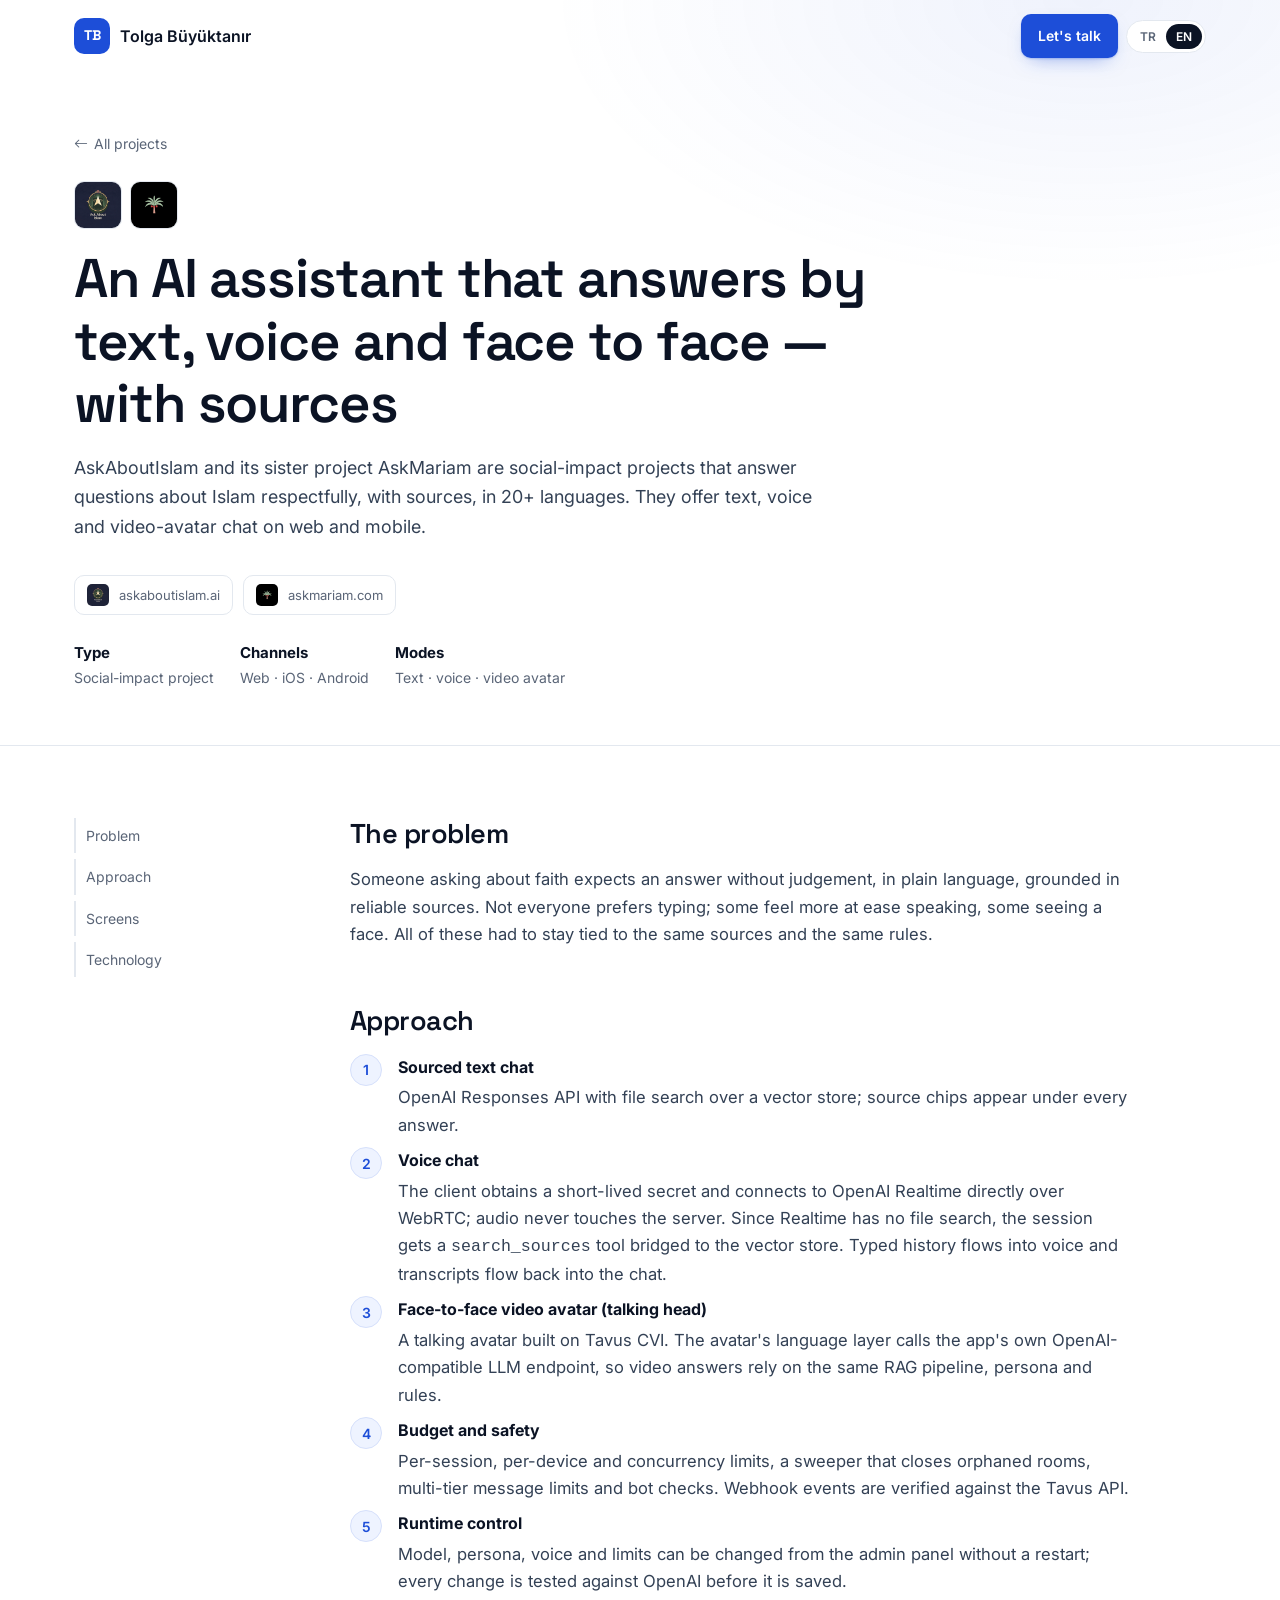
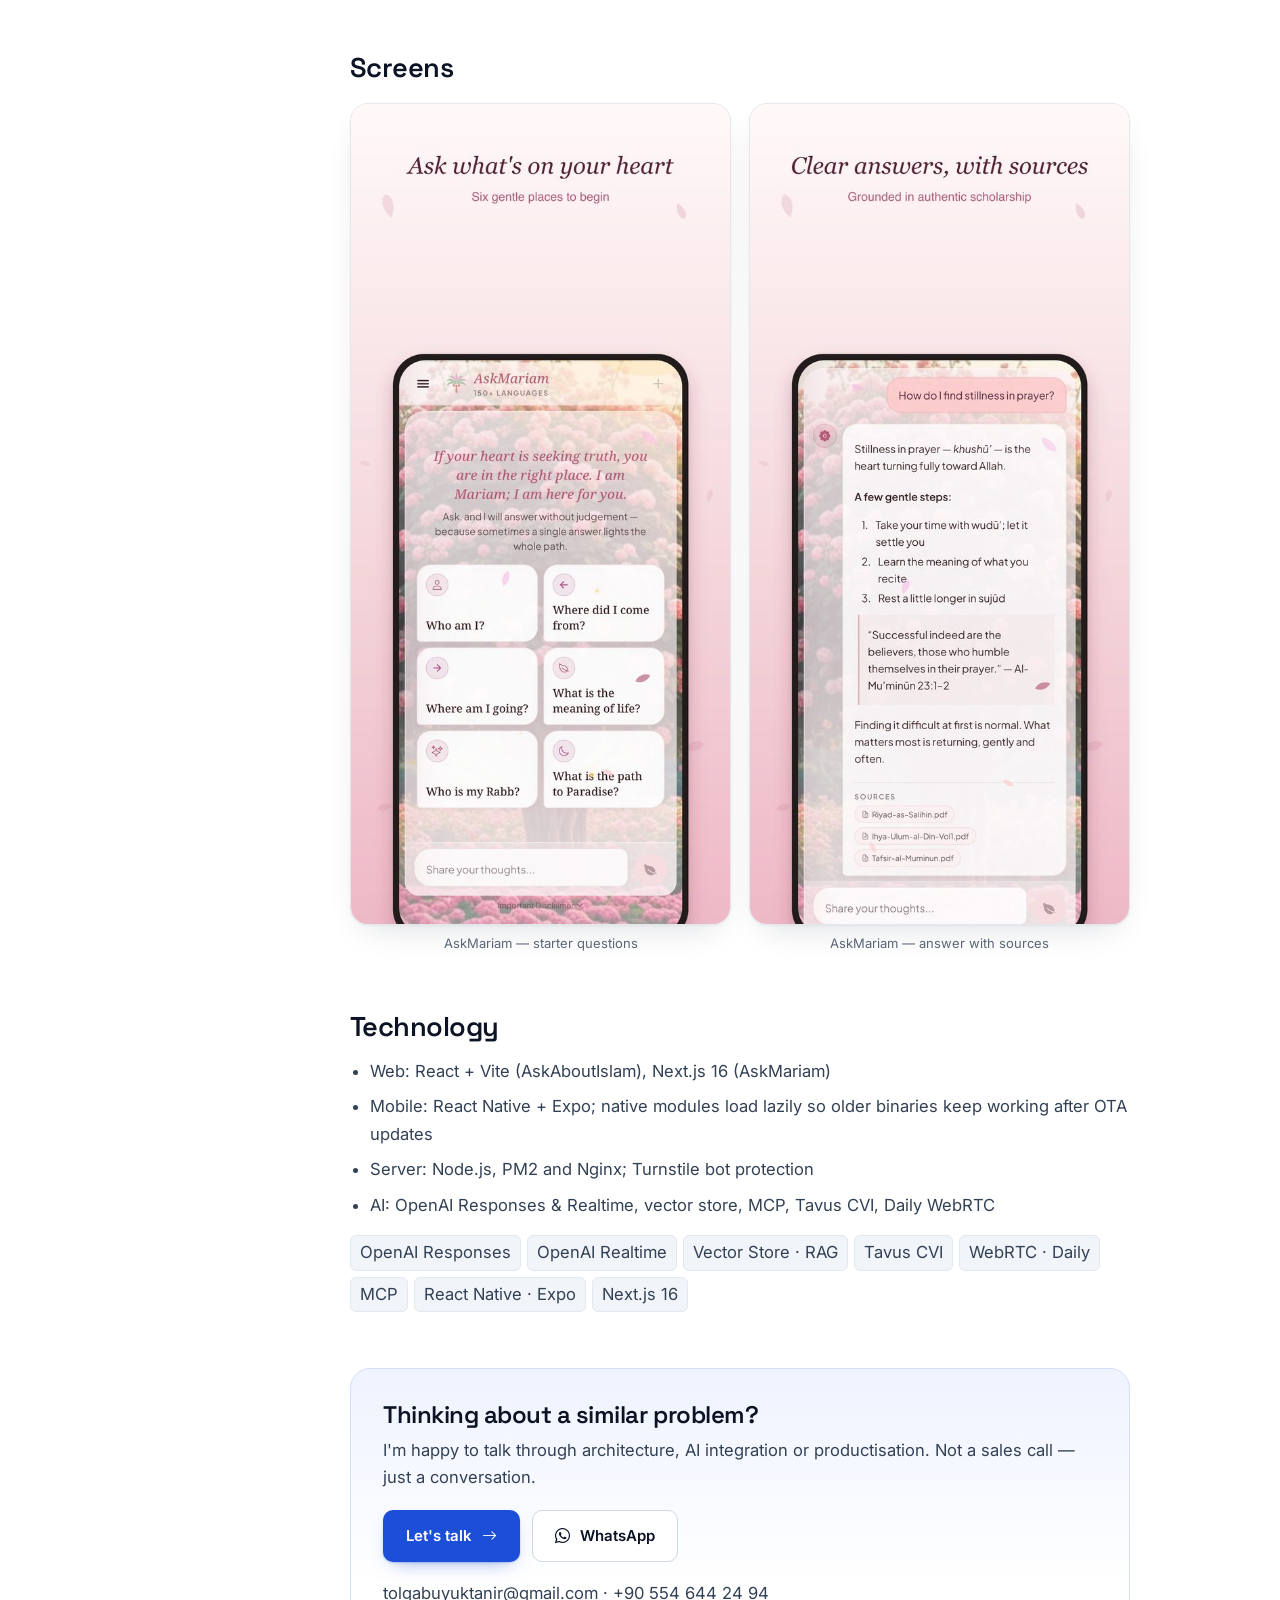
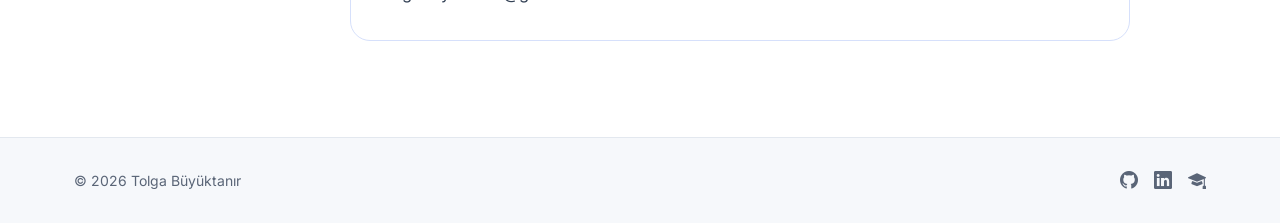
<file: case/askaboutislam.html>
<!DOCTYPE html>
<html lang="tr">

<head>
    <meta charset="utf-8" />
    <meta name="viewport" content="width=device-width, initial-scale=1" />
    <title>AskAboutIslam &amp; AskMariam · Tolga Büyüktanır</title>
    <meta name="description" content="AskAboutIslam ve AskMariam: yazılı, sesli ve video avatarlı, kaynak gösteren AI asistanı — vaka çalışması." />
    <meta property="og:title" content="AskAboutIslam &amp; AskMariam · Tolga Büyüktanır" />
    <meta property="og:description" content="AskAboutIslam ve AskMariam: yazılı, sesli ve video avatarlı, kaynak gösteren AI asistanı — vaka çalışması." />
    <meta property="og:image" content="https://tolgabuyuktanir.github.io/static/assets/img/og-image.png" />
    <meta name="twitter:card" content="summary_large_image" />
    <meta name="author" content="Tolga Büyüktanır" />
    <meta name="robots" content="index, follow, max-image-preview:large, max-snippet:-1" />
    <meta property="og:type" content="article" />
    <meta property="og:url" content="https://tolgabuyuktanir.github.io/case/askaboutislam.html" />
    <meta property="og:site_name" content="Tolga Büyüktanır" />
    <meta property="og:locale" content="tr_TR" />
    <meta property="og:locale:alternate" content="en_US" />
    <meta property="og:image:width" content="1200" />
    <meta property="og:image:height" content="630" />
    <meta name="twitter:site" content="@tolgabuyuktanir" />
    <meta name="twitter:creator" content="@tolgabuyuktanir" />
    <meta name="twitter:title" content="AskAboutIslam &amp; AskMariam · Tolga Büyüktanır" />
    <meta name="twitter:description" content="AskAboutIslam ve AskMariam: yazılı, sesli ve video avatarlı, kaynak gösteren AI asistanı — vaka çalışması." />
    <meta name="twitter:image" content="https://tolgabuyuktanir.github.io/static/assets/img/og-image.png" />
    <meta name="geo.region" content="TR-34" />
    <meta name="geo.placename" content="İstanbul, Türkiye" />
    <link rel="canonical" href="https://tolgabuyuktanir.github.io/case/askaboutislam.html" />
    <meta name="theme-color" content="#ffffff" />
    <link rel="icon" type="image/x-icon" href="../static/assets/favicon.ico" />
    <link rel="preconnect" href="https://fonts.googleapis.com" />
    <link rel="preconnect" href="https://fonts.gstatic.com" crossorigin />
    <link href="https://fonts.googleapis.com/css2?family=Inter:wght@300;400;500;600;700&family=Space+Grotesk:wght@500;600;700&display=swap" rel="stylesheet" />
    <link href="https://cdn.jsdelivr.net/npm/bootstrap-icons@1.11.3/font/bootstrap-icons.min.css" rel="stylesheet" />
    <link href="../static/css/site.css" rel="stylesheet" />
    <link href="../static/css/case.css" rel="stylesheet" />
    <script type="application/ld+json">
{
  "@context": "https://schema.org",
  "@graph": [
    {
      "@type": "Article",
      "@id": "https://tolgabuyuktanir.github.io/case/askaboutislam.html#article",
      "headline": "AskAboutIslam & AskMariam — case study",
      "description": "AskAboutIslam ve AskMariam: yazılı, sesli ve video avatarlı, kaynak gösteren AI asistanı — vaka çalışması.",
      "url": "https://tolgabuyuktanir.github.io/case/askaboutislam.html",
      "mainEntityOfPage": "https://tolgabuyuktanir.github.io/case/askaboutislam.html",
      "image": "https://tolgabuyuktanir.github.io/static/assets/img/og-image.png",
      "inLanguage": [
        "tr-TR",
        "en"
      ],
      "author": {
        "@type": "Person",
        "@id": "https://tolgabuyuktanir.github.io/#person",
        "name": "Tolga Büyüktanır",
        "url": "https://tolgabuyuktanir.github.io/"
      },
      "publisher": {
        "@type": "Person",
        "@id": "https://tolgabuyuktanir.github.io/#person",
        "name": "Tolga Büyüktanır"
      },
      "about": {
        "@type": "SoftwareApplication",
        "name": "AskAboutIslam & AskMariam",
        "url": "https://askaboutislam.ai/",
        "applicationCategory": "BusinessApplication"
      },
      "isPartOf": {
        "@type": "WebSite",
        "@id": "https://tolgabuyuktanir.github.io/#website",
        "url": "https://tolgabuyuktanir.github.io/"
      }
    },
    {
      "@type": "BreadcrumbList",
      "itemListElement": [
        {
          "@type": "ListItem",
          "position": 1,
          "name": "Tolga Büyüktanır",
          "item": "https://tolgabuyuktanir.github.io/"
        },
        {
          "@type": "ListItem",
          "position": 2,
          "name": "Projects",
          "item": "https://tolgabuyuktanir.github.io/#projects"
        },
        {
          "@type": "ListItem",
          "position": 3,
          "name": "AskAboutIslam & AskMariam",
          "item": "https://tolgabuyuktanir.github.io/case/askaboutislam.html"
        }
      ]
    }
  ]
}
    </script>
</head>

<body>
    <header class="nav" id="nav">
        <div class="container nav-inner">
            <a href="../index.html" class="brand" aria-label="Tolga Büyüktanır">
                <span class="brand-mark">TB</span>
                <span class="brand-text">Tolga Büyüktanır</span>
            </a>
            <div class="nav-tools">
                <a href="../index.html#contact" class="btn btn-primary" style="padding:9px 16px;font-size:14px"><span data-l="tr">Tanışalım</span><span data-l="en">Let's talk</span></a>
                <button class="lang-toggle" id="langToggle" type="button" aria-label="Dil / Language">
                    <span class="lang-opt" data-opt="tr">TR</span><span class="lang-opt" data-opt="en">EN</span>
                </button>
            </div>
        </div>
    </header>

    <main>
        <section class="case-hero">
            <div class="container">
                <a class="case-back" href="../index.html#projects"><i class="bi bi-arrow-left"></i> <span data-l="tr">Tüm projeler</span><span data-l="en">All projects</span></a>
                <span class="app-icons" style="margin-bottom:18px"><img src="../static/assets/img/logos/askaboutislam.png" alt="AskAboutIslam" width="48" height="48" style="width:48px;height:48px" /><img src="../static/assets/img/logos/askmariam.png" alt="AskMariam" width="48" height="48" style="width:48px;height:48px" /></span>
                <h1><span data-l="tr">Yazıyla, sesle ve yüz yüze konuşan, kaynak gösteren bir yapay zekâ asistanı</span><span data-l="en">An AI assistant that answers by text, voice and face to face — with sources</span></h1>
                <p class="lead"><span data-l="tr">AskAboutIslam ve kardeş projesi AskMariam, İslam hakkındaki soruları saygılı bir dille, kaynak göstererek ve 20+ dilde yanıtlayan sosyal sorumluluk projeleri. Web ve mobil uygulamalarda yazılı, sesli ve video avatarlı sohbet sunuyorlar.</span><span data-l="en">AskAboutIslam and its sister project AskMariam are social-impact projects that answer questions about Islam respectfully, with sources, in 20+ languages. They offer text, voice and video-avatar chat on web and mobile.</span></p>
                <ul class="live-links" style="margin-top:22px">
                    <li><a href="https://askaboutislam.ai/" target="_blank" rel="noopener"><img src="../static/assets/img/logos/askaboutislam.png" alt="" style="height:22px;border-radius:5px" />askaboutislam.ai</a></li>
                    <li><a href="https://askmariam.com/" target="_blank" rel="noopener"><img src="../static/assets/img/logos/askmariam.png" alt="" style="height:22px;border-radius:5px" />askmariam.com</a></li>
                </ul>
                <ul class="case-meta"><li><strong><span data-l="tr">Tür</span><span data-l="en">Type</span></strong><span data-l="tr">Sosyal sorumluluk projesi</span><span data-l="en">Social-impact project</span></li><li><strong><span data-l="tr">Kanallar</span><span data-l="en">Channels</span></strong><span data-l="tr">Web · iOS · Android</span><span data-l="en">Web · iOS · Android</span></li><li><strong><span data-l="tr">Modlar</span><span data-l="en">Modes</span></strong><span data-l="tr">Metin · ses · video avatar</span><span data-l="en">Text · voice · video avatar</span></li></ul>

            </div>
        </section>
        <section class="case-body">
            <div class="container case-grid">
                <nav class="case-toc" aria-label="İçindekiler"><a href="#problem"><span data-l="tr">Problem</span><span data-l="en">Problem</span></a><a href="#approach"><span data-l="tr">Yaklaşım</span><span data-l="en">Approach</span></a><a href="#screens"><span data-l="tr">Ekranlar</span><span data-l="en">Screens</span></a><a href="#architecture"><span data-l="tr">Teknoloji</span><span data-l="en">Technology</span></a></nav>
                <div class="case-content">
                    <section id="problem">
                        <h2><span data-l="tr">Problem</span><span data-l="en">The problem</span></h2>
                        <p><span data-l="tr">Din hakkında soru soran biri, yargılanmadan, sade bir dille ve güvenilir kaynaklara dayanan bir cevap bekliyor. Herkes yazarak soru sormayı tercih etmiyor; bazıları konuşarak, bazıları karşısında bir yüz görerek daha rahat hissediyor. Bunların hepsinin aynı kaynaklara ve aynı kurallara bağlı kalması gerekiyordu.</span><span data-l="en">Someone asking about faith expects an answer without judgement, in plain language, grounded in reliable sources. Not everyone prefers typing; some feel more at ease speaking, some seeing a face. All of these had to stay tied to the same sources and the same rules.</span></p>

                    </section>
                    <section id="approach">
                        <h2><span data-l="tr">Yaklaşım</span><span data-l="en">Approach</span></h2>
                        <div class="flow"><div class="step-row"><span class="n">1</span><div><strong><span data-l="tr">Kaynaklı yazılı sohbet</span><span data-l="en">Sourced text chat</span></strong><p><span data-l="tr">OpenAI Responses API ve bir vektör deposunda dosya araması; her cevabın altında kaynak çipleri görünüyor.</span><span data-l="en">OpenAI Responses API with file search over a vector store; source chips appear under every answer.</span></p></div></div><div class="step-row"><span class="n">2</span><div><strong><span data-l="tr">Sesli sohbet</span><span data-l="en">Voice chat</span></strong><p><span data-l="tr">İstemci kısa ömürlü bir anahtar alıp OpenAI Realtime'a doğrudan WebRTC ile bağlanıyor; ses sunucudan geçmiyor. Realtime'da dosya araması olmadığı için oturuma bir <code>search_sources</code> aracı veriliyor ve vektör deposuna köprüleniyor. Yazılı geçmiş sese, ses dökümü yazılı sohbete aktarılıyor.</span><span data-l="en">The client obtains a short-lived secret and connects to OpenAI Realtime directly over WebRTC; audio never touches the server. Since Realtime has no file search, the session gets a <code>search_sources</code> tool bridged to the vector store. Typed history flows into voice and transcripts flow back into the chat.</span></p></div></div><div class="step-row"><span class="n">3</span><div><strong><span data-l="tr">Yüz yüze video avatar (talking head)</span><span data-l="en">Face-to-face video avatar (talking head)</span></strong><p><span data-l="tr">Tavus CVI ile konuşan bir avatar. Avatarın dil katmanı, uygulamanın OpenAI uyumlu özel LLM ucunu çağırıyor; böylece video cevapları da aynı RAG hattına, aynı persona ve kurallara dayanıyor.</span><span data-l="en">A talking avatar built on Tavus CVI. The avatar's language layer calls the app's own OpenAI-compatible LLM endpoint, so video answers rely on the same RAG pipeline, persona and rules.</span></p></div></div><div class="step-row"><span class="n">4</span><div><strong><span data-l="tr">Bütçe ve güvenlik</span><span data-l="en">Budget and safety</span></strong><p><span data-l="tr">Oturum, cihaz ve eşzamanlılık limitleri, kapanmayan odaları kapatan bir süpürücü, çok katmanlı mesaj limitleri ve bot kontrolü. Webhook olayları Tavus API'sine karşı doğrulanıyor.</span><span data-l="en">Per-session, per-device and concurrency limits, a sweeper that closes orphaned rooms, multi-tier message limits and bot checks. Webhook events are verified against the Tavus API.</span></p></div></div><div class="step-row"><span class="n">5</span><div><strong><span data-l="tr">Çalışırken yönetim</span><span data-l="en">Runtime control</span></strong><p><span data-l="tr">Yönetim panelinden model, persona, ses ve limitler yeniden başlatmadan değiştirilebiliyor; her değişiklik kaydedilmeden önce OpenAI'a karşı test ediliyor.</span><span data-l="en">Model, persona, voice and limits can be changed from the admin panel without a restart; every change is tested against OpenAI before it is saved.</span></p></div></div></div>

                    </section>
                    <section id="screens">
                        <h2><span data-l="tr">Ekranlar</span><span data-l="en">Screens</span></h2>
                        <div class="shots">
                            <figure><img src="../static/assets/img/cases/askmariam-questions.jpg" alt="AskMariam" loading="lazy" /><figcaption><span data-l="tr">AskMariam — başlangıç soruları</span><span data-l="en">AskMariam — starter questions</span></figcaption></figure>
                            <figure><img src="../static/assets/img/cases/askmariam-answer.jpg" alt="AskMariam" loading="lazy" /><figcaption><span data-l="tr">AskMariam — kaynaklı cevap</span><span data-l="en">AskMariam — answer with sources</span></figcaption></figure>
                        </div>

                    </section>
                    <section id="architecture">
                        <h2><span data-l="tr">Teknoloji</span><span data-l="en">Technology</span></h2>
                        <ul class="points"><li><span data-l="tr">Web: React + Vite (AskAboutIslam), Next.js 16 (AskMariam)</span><span data-l="en">Web: React + Vite (AskAboutIslam), Next.js 16 (AskMariam)</span></li><li><span data-l="tr">Mobil: React Native + Expo; yerel modüller tembel yükleniyor, eski sürümler OTA güncellemesiyle bozulmadan çalışıyor</span><span data-l="en">Mobile: React Native + Expo; native modules load lazily so older binaries keep working after OTA updates</span></li><li><span data-l="tr">Sunucu: Node.js, PM2 ve Nginx; Turnstile ile bot koruması</span><span data-l="en">Server: Node.js, PM2 and Nginx; Turnstile bot protection</span></li><li><span data-l="tr">AI: OpenAI Responses &amp; Realtime, vektör deposu, MCP, Tavus CVI, Daily WebRTC</span><span data-l="en">AI: OpenAI Responses &amp; Realtime, vector store, MCP, Tavus CVI, Daily WebRTC</span></li></ul>
                        <ul class="tags"><li>OpenAI Responses</li><li>OpenAI Realtime</li><li>Vector Store · RAG</li><li>Tavus CVI</li><li>WebRTC · Daily</li><li>MCP</li><li>React Native · Expo</li><li>Next.js 16</li></ul>

                    </section>

                    <div class="case-cta">
                        <h2><span data-l="tr">Benzer bir problem üzerine mi düşünüyorsunuz?</span><span data-l="en">Thinking about a similar problem?</span></h2>
                        <p><span data-l="tr">Mimari, yapay zekâ entegrasyonu ya da ürünleştirme üzerine konuşmaktan memnuniyet duyarım. Satış görüşmesi değil, sadece bir sohbet.</span><span data-l="en">I'm happy to talk through architecture, AI integration or productisation. Not a sales call — just a conversation.</span></p>
                        <a href="../index.html#contact" class="btn btn-primary"><span data-l="tr">Tanışalım</span><span data-l="en">Let's talk</span> <i class="bi bi-arrow-right"></i></a>
                        <a href="https://wa.me/905546442494" target="_blank" rel="noopener" class="btn btn-ghost"><i class="bi bi-whatsapp"></i> WhatsApp</a>
                        <p class="case-contact"><a href="mailto:tolgabuyuktanir@gmail.com">tolgabuyuktanir@gmail.com</a> · <a href="tel:+905546442494">+90 554 644 24 94</a></p>
                    </div>
                </div>
            </div>
        </section>
    </main>

    <footer class="footer">
        <div class="container footer-inner">
            <span>&copy; <span id="year">2026</span> Tolga Büyüktanır</span>
            <div class="footer-links">
                <a href="https://github.com/tolgabuyuktanir" target="_blank" rel="noopener" aria-label="GitHub"><i class="bi bi-github"></i></a>
                <a href="https://www.linkedin.com/in/tolga-buyuktanir-ph-d-6b63733a/" target="_blank" rel="noopener" aria-label="LinkedIn"><i class="bi bi-linkedin"></i></a>
                <a href="https://scholar.google.com/citations?user=D2Md-J4AAAAJ" target="_blank" rel="noopener" aria-label="Google Scholar"><i class="bi bi-mortarboard-fill"></i></a>
            </div>
        </div>
    </footer>
    <script src="../static/js/case.js"></script>
    <script src="../static/js/zoom.js"></script>
</body>

</html>
</file>
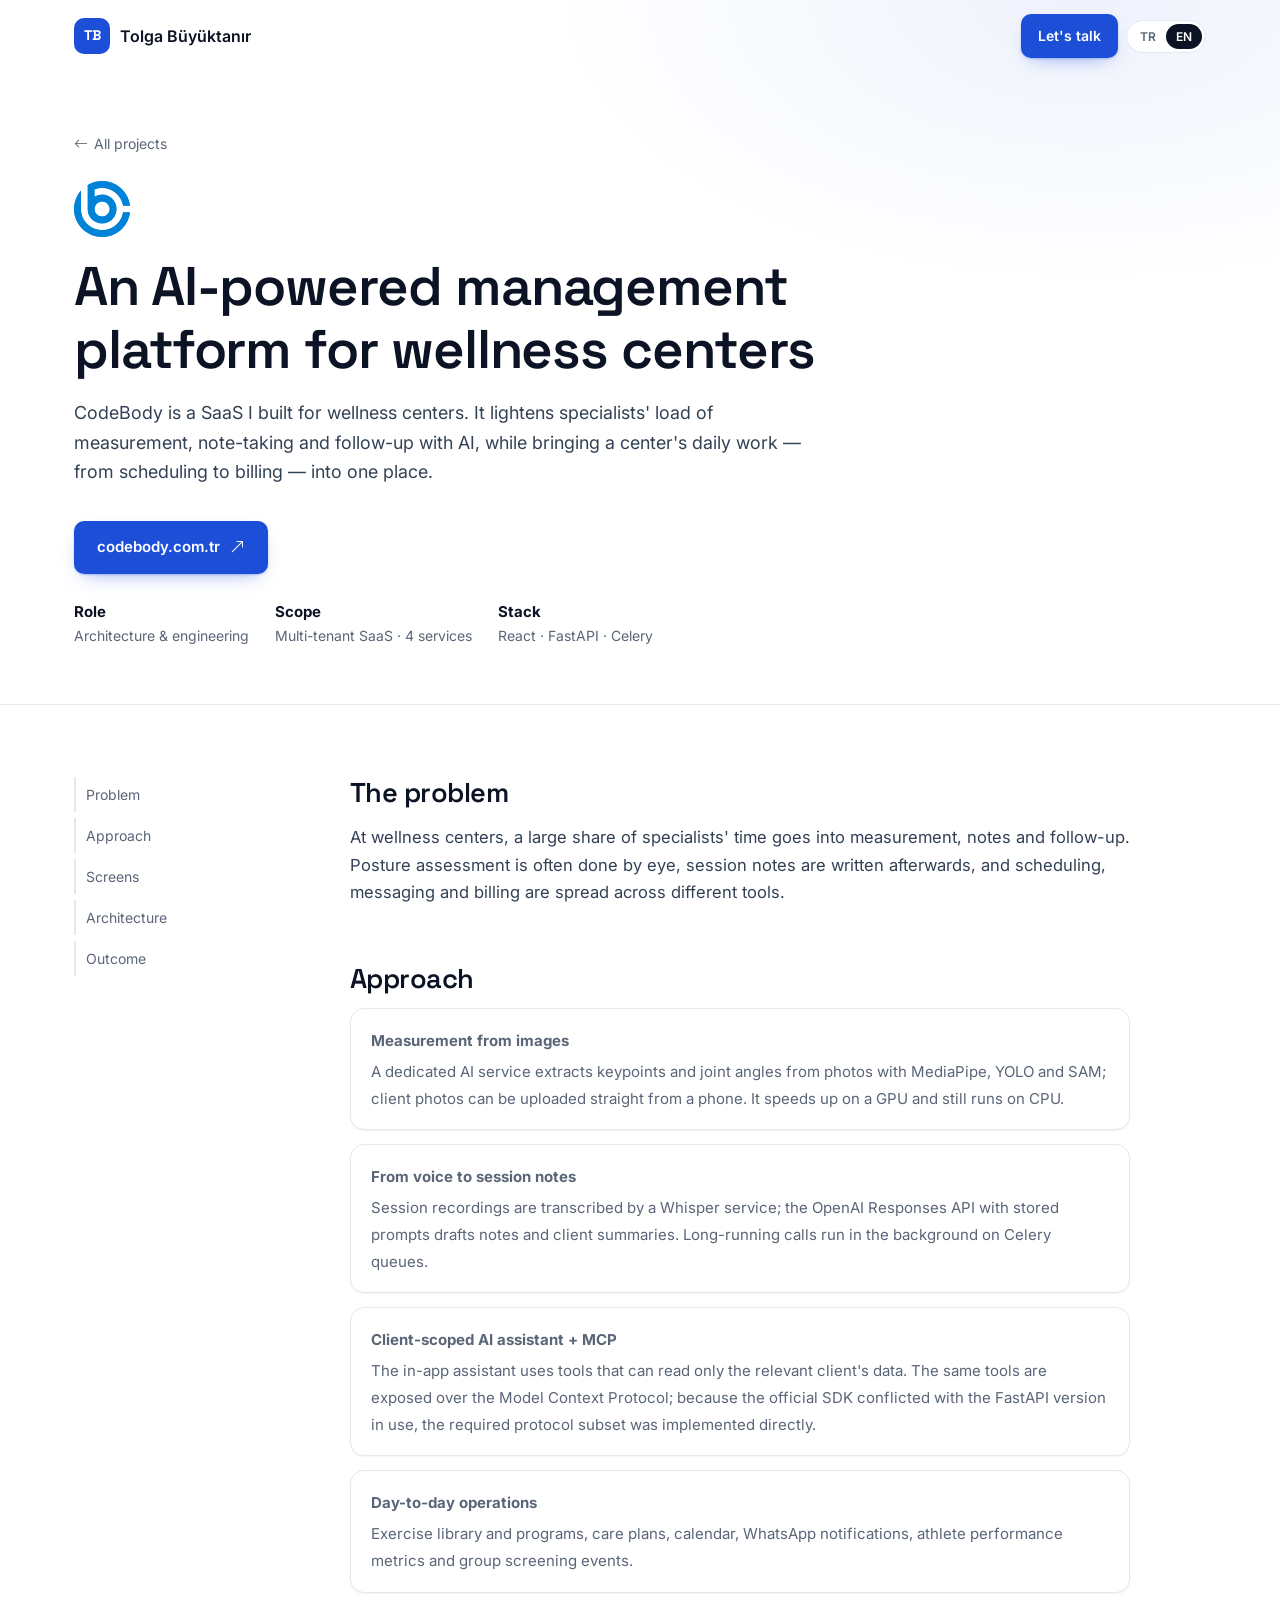
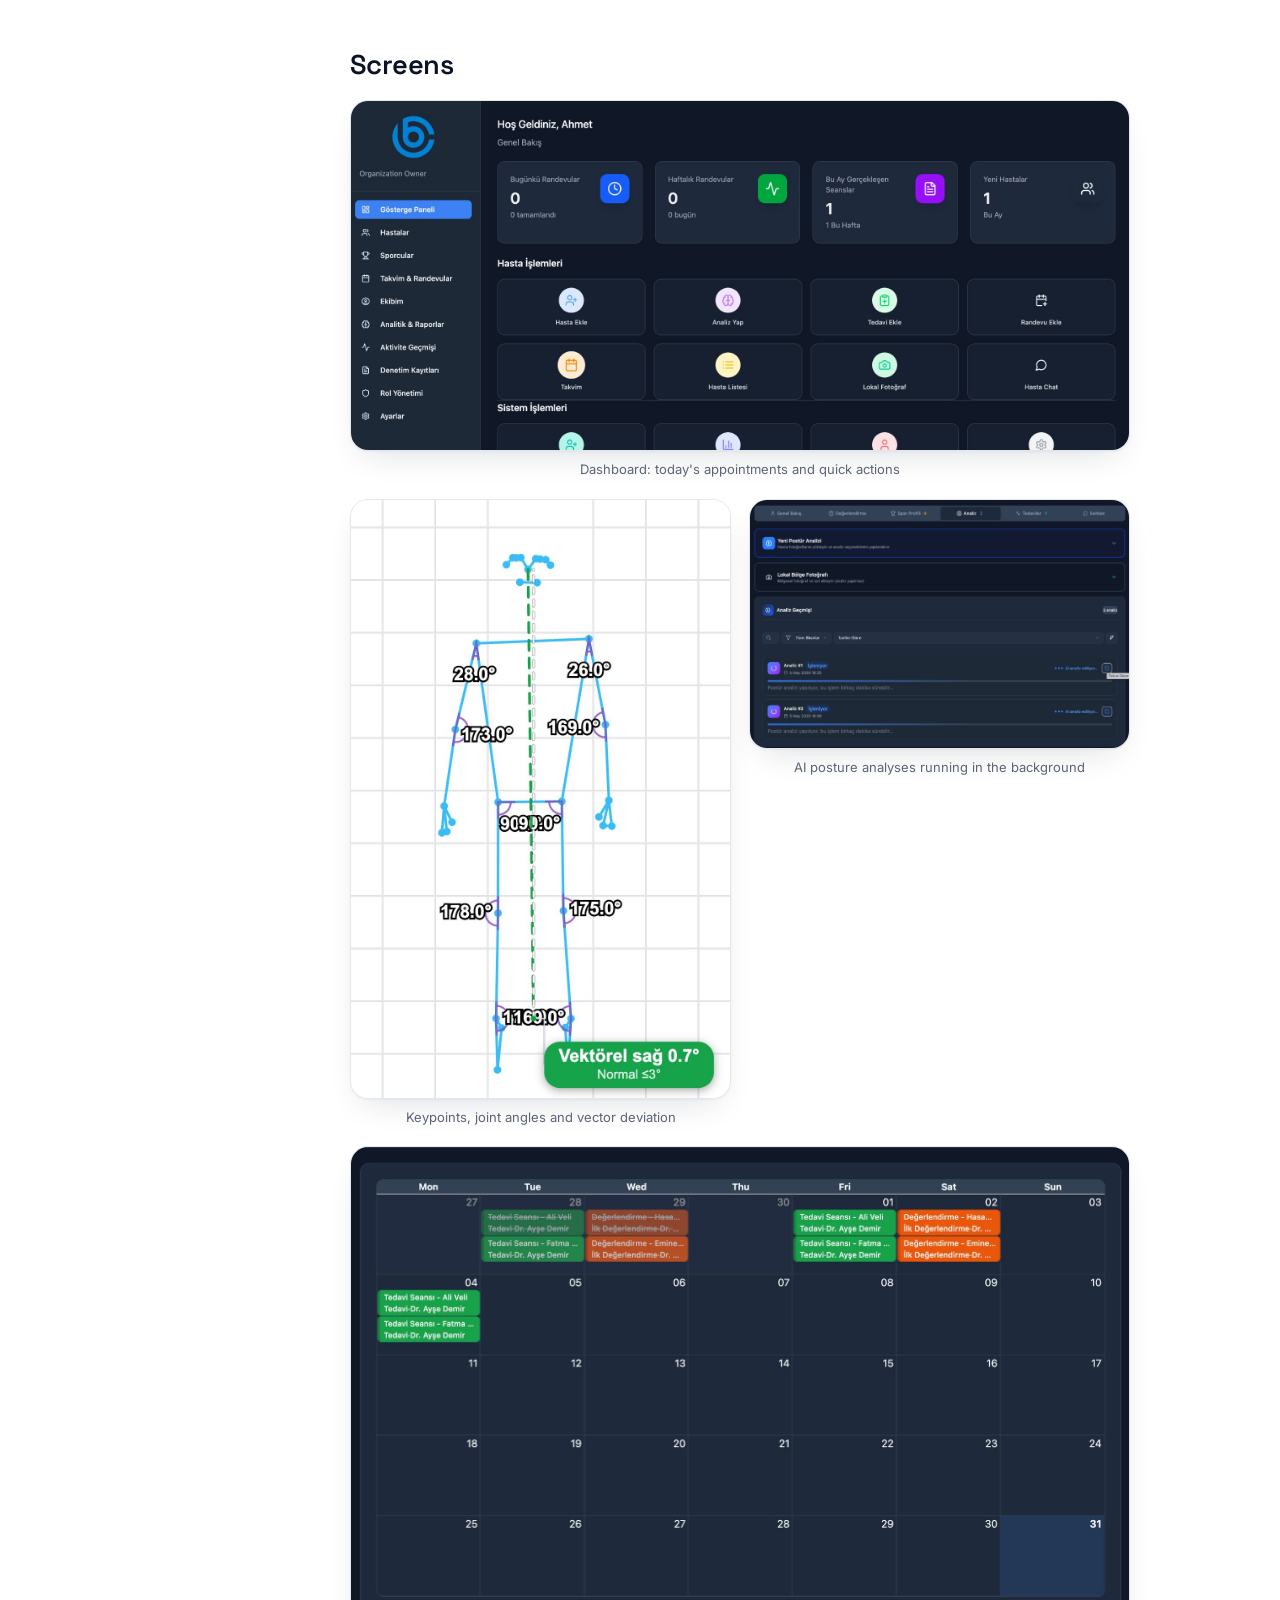
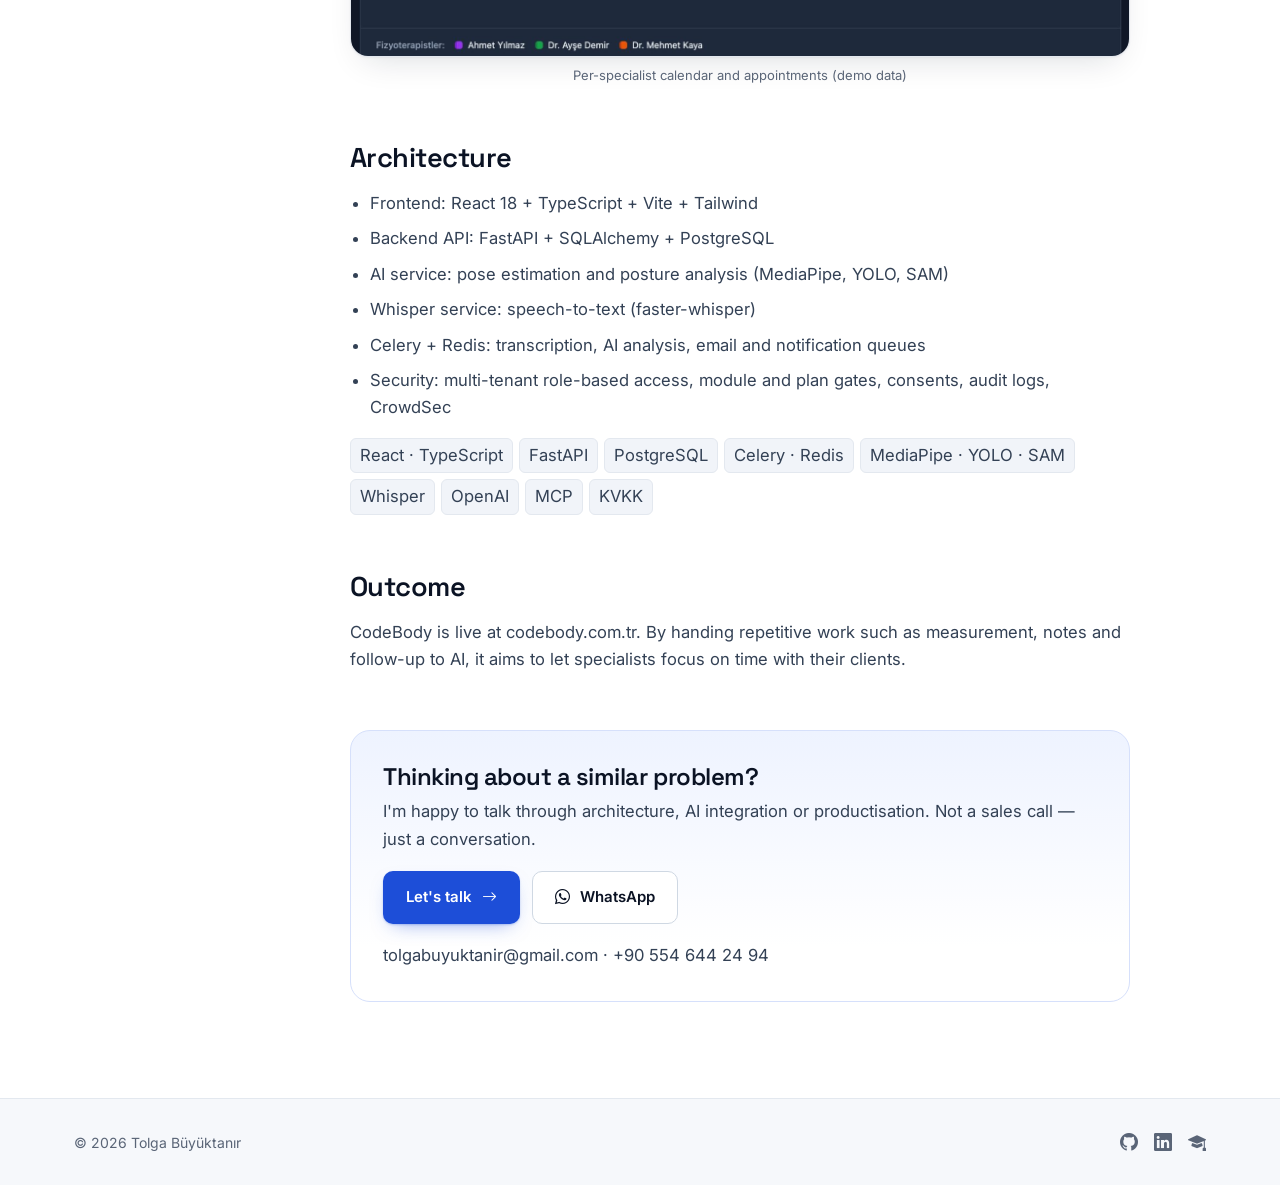
<file: case/codebody.html>
<!DOCTYPE html>
<html lang="tr">

<head>
    <meta charset="utf-8" />
    <meta name="viewport" content="width=device-width, initial-scale=1" />
    <title>CodeBody · Tolga Büyüktanır</title>
    <meta name="description" content="CodeBody: esenlik merkezleri için yapay zekâ destekli yönetim platformu — vaka çalışması." />
    <meta property="og:title" content="CodeBody · Tolga Büyüktanır" />
    <meta property="og:description" content="CodeBody: esenlik merkezleri için yapay zekâ destekli yönetim platformu — vaka çalışması." />
    <meta property="og:image" content="https://tolgabuyuktanir.github.io/static/assets/img/og-image.png" />
    <meta name="twitter:card" content="summary_large_image" />
    <meta name="author" content="Tolga Büyüktanır" />
    <meta name="robots" content="index, follow, max-image-preview:large, max-snippet:-1" />
    <meta property="og:type" content="article" />
    <meta property="og:url" content="https://tolgabuyuktanir.github.io/case/codebody.html" />
    <meta property="og:site_name" content="Tolga Büyüktanır" />
    <meta property="og:locale" content="tr_TR" />
    <meta property="og:locale:alternate" content="en_US" />
    <meta property="og:image:width" content="1200" />
    <meta property="og:image:height" content="630" />
    <meta name="twitter:site" content="@tolgabuyuktanir" />
    <meta name="twitter:creator" content="@tolgabuyuktanir" />
    <meta name="twitter:title" content="CodeBody · Tolga Büyüktanır" />
    <meta name="twitter:description" content="CodeBody: esenlik merkezleri için yapay zekâ destekli yönetim platformu — vaka çalışması." />
    <meta name="twitter:image" content="https://tolgabuyuktanir.github.io/static/assets/img/og-image.png" />
    <meta name="geo.region" content="TR-34" />
    <meta name="geo.placename" content="İstanbul, Türkiye" />
    <link rel="canonical" href="https://tolgabuyuktanir.github.io/case/codebody.html" />
    <meta name="theme-color" content="#ffffff" />
    <link rel="icon" type="image/x-icon" href="../static/assets/favicon.ico" />
    <link rel="preconnect" href="https://fonts.googleapis.com" />
    <link rel="preconnect" href="https://fonts.gstatic.com" crossorigin />
    <link href="https://fonts.googleapis.com/css2?family=Inter:wght@300;400;500;600;700&family=Space+Grotesk:wght@500;600;700&display=swap" rel="stylesheet" />
    <link href="https://cdn.jsdelivr.net/npm/bootstrap-icons@1.11.3/font/bootstrap-icons.min.css" rel="stylesheet" />
    <link href="../static/css/site.css" rel="stylesheet" />
    <link href="../static/css/case.css" rel="stylesheet" />
    <script type="application/ld+json">
{
  "@context": "https://schema.org",
  "@graph": [
    {
      "@type": "Article",
      "@id": "https://tolgabuyuktanir.github.io/case/codebody.html#article",
      "headline": "CodeBody — case study",
      "description": "CodeBody: esenlik merkezleri için yapay zekâ destekli yönetim platformu — vaka çalışması.",
      "url": "https://tolgabuyuktanir.github.io/case/codebody.html",
      "mainEntityOfPage": "https://tolgabuyuktanir.github.io/case/codebody.html",
      "image": "https://tolgabuyuktanir.github.io/static/assets/img/og-image.png",
      "inLanguage": [
        "tr-TR",
        "en"
      ],
      "author": {
        "@type": "Person",
        "@id": "https://tolgabuyuktanir.github.io/#person",
        "name": "Tolga Büyüktanır",
        "url": "https://tolgabuyuktanir.github.io/"
      },
      "publisher": {
        "@type": "Person",
        "@id": "https://tolgabuyuktanir.github.io/#person",
        "name": "Tolga Büyüktanır"
      },
      "about": {
        "@type": "SoftwareApplication",
        "name": "CodeBody",
        "url": "https://codebody.com.tr/",
        "applicationCategory": "BusinessApplication"
      },
      "isPartOf": {
        "@type": "WebSite",
        "@id": "https://tolgabuyuktanir.github.io/#website",
        "url": "https://tolgabuyuktanir.github.io/"
      }
    },
    {
      "@type": "BreadcrumbList",
      "itemListElement": [
        {
          "@type": "ListItem",
          "position": 1,
          "name": "Tolga Büyüktanır",
          "item": "https://tolgabuyuktanir.github.io/"
        },
        {
          "@type": "ListItem",
          "position": 2,
          "name": "Projects",
          "item": "https://tolgabuyuktanir.github.io/#projects"
        },
        {
          "@type": "ListItem",
          "position": 3,
          "name": "CodeBody",
          "item": "https://tolgabuyuktanir.github.io/case/codebody.html"
        }
      ]
    }
  ]
}
    </script>
</head>

<body>
    <header class="nav" id="nav">
        <div class="container nav-inner">
            <a href="../index.html" class="brand" aria-label="Tolga Büyüktanır">
                <span class="brand-mark">TB</span>
                <span class="brand-text">Tolga Büyüktanır</span>
            </a>
            <div class="nav-tools">
                <a href="../index.html#contact" class="btn btn-primary" style="padding:9px 16px;font-size:14px"><span data-l="tr">Tanışalım</span><span data-l="en">Let's talk</span></a>
                <button class="lang-toggle" id="langToggle" type="button" aria-label="Dil / Language">
                    <span class="lang-opt" data-opt="tr">TR</span><span class="lang-opt" data-opt="en">EN</span>
                </button>
            </div>
        </div>
    </header>

    <main>
        <section class="case-hero">
            <div class="container">
                <a class="case-back" href="../index.html#projects"><i class="bi bi-arrow-left"></i> <span data-l="tr">Tüm projeler</span><span data-l="en">All projects</span></a>
                <img class="case-logo" src="../static/assets/img/logos/codebody.svg" alt="CodeBody" style="height:56px" />
                <h1><span data-l="tr">Esenlik merkezleri için yapay zekâ destekli bir yönetim platformu</span><span data-l="en">An AI-powered management platform for wellness centers</span></h1>
                <p class="lead"><span data-l="tr">CodeBody, esenlik merkezleri için geliştirdiğim bir SaaS. Uzmanların ölçüm, not tutma ve takip yükünü yapay zekâyla hafifletirken randevudan faturaya kadar merkezin günlük işini tek bir yerde topluyor.</span><span data-l="en">CodeBody is a SaaS I built for wellness centers. It lightens specialists' load of measurement, note-taking and follow-up with AI, while bringing a center's daily work — from scheduling to billing — into one place.</span></p>
                <div class="spot-actions"><a href="https://codebody.com.tr" target="_blank" rel="noopener" class="btn btn-primary">codebody.com.tr <i class="bi bi-arrow-up-right"></i></a></div>
                <ul class="case-meta"><li><strong><span data-l="tr">Rol</span><span data-l="en">Role</span></strong><span data-l="tr">Mimari &amp; geliştirme</span><span data-l="en">Architecture &amp; engineering</span></li><li><strong><span data-l="tr">Kapsam</span><span data-l="en">Scope</span></strong><span data-l="tr">Çok kiracılı SaaS · 4 servis</span><span data-l="en">Multi-tenant SaaS · 4 services</span></li><li><strong><span data-l="tr">Yığın</span><span data-l="en">Stack</span></strong><span data-l="tr">React · FastAPI · Celery</span><span data-l="en">React · FastAPI · Celery</span></li></ul>

            </div>
        </section>
        <section class="case-body">
            <div class="container case-grid">
                <nav class="case-toc" aria-label="İçindekiler"><a href="#problem"><span data-l="tr">Problem</span><span data-l="en">Problem</span></a><a href="#approach"><span data-l="tr">Yaklaşım</span><span data-l="en">Approach</span></a><a href="#screens"><span data-l="tr">Ekranlar</span><span data-l="en">Screens</span></a><a href="#architecture"><span data-l="tr">Mimari</span><span data-l="en">Architecture</span></a><a href="#outcome"><span data-l="tr">Sonuç</span><span data-l="en">Outcome</span></a></nav>
                <div class="case-content">
                    <section id="problem">
                        <h2><span data-l="tr">Problem</span><span data-l="en">The problem</span></h2>
                        <p><span data-l="tr">Esenlik merkezlerinde uzmanların zamanının önemli bir kısmı ölçüm, not ve takibe gidiyor. Postür değerlendirmesi çoğu zaman göz kararı yapılıyor, seans notları sonradan yazılıyor; randevu, mesajlaşma ve faturalama ise farklı araçlara dağılmış durumda.</span><span data-l="en">At wellness centers, a large share of specialists' time goes into measurement, notes and follow-up. Posture assessment is often done by eye, session notes are written afterwards, and scheduling, messaging and billing are spread across different tools.</span></p>

                    </section>
                    <section id="approach">
                        <h2><span data-l="tr">Yaklaşım</span><span data-l="en">Approach</span></h2>
                        <div class="decision"><strong><span data-l="tr">Görüntüden ölçüm</span><span data-l="en">Measurement from images</span></strong><span><span data-l="tr">Ayrı bir AI servisi MediaPipe, YOLO ve SAM ile fotoğraftan eklem noktalarını ve açıları çıkarıyor; danışan fotoğrafı telefondan da yüklenebiliyor. GPU varsa hızlanıyor, yoksa CPU'da da çalışıyor.</span><span data-l="en">A dedicated AI service extracts keypoints and joint angles from photos with MediaPipe, YOLO and SAM; client photos can be uploaded straight from a phone. It speeds up on a GPU and still runs on CPU.</span></span></div>
                        <div class="decision"><strong><span data-l="tr">Sesten seans notuna</span><span data-l="en">From voice to session notes</span></strong><span><span data-l="tr">Seans kaydı Whisper servisiyle yazıya dökülüyor; OpenAI Responses API saklı istemlerle not taslağı ve danışan özeti üretiyor. Uzun süren çağrılar Celery kuyruklarında arka planda çalışıyor.</span><span data-l="en">Session recordings are transcribed by a Whisper service; the OpenAI Responses API with stored prompts drafts notes and client summaries. Long-running calls run in the background on Celery queues.</span></span></div>
                        <div class="decision"><strong><span data-l="tr">Danışana sınırlı AI asistan + MCP</span><span data-l="en">Client-scoped AI assistant + MCP</span></strong><span><span data-l="tr">Uygulama içi asistan yalnızca ilgili danışanın verisini okuyabilen araçlar kullanıyor. Aynı araçlar Model Context Protocol üzerinden de açık; resmi SDK mevcut FastAPI sürümüyle çakıştığı için gereken protokol alt kümesi doğrudan uygulandı.</span><span data-l="en">The in-app assistant uses tools that can read only the relevant client's data. The same tools are exposed over the Model Context Protocol; because the official SDK conflicted with the FastAPI version in use, the required protocol subset was implemented directly.</span></span></div>
                        <div class="decision"><strong><span data-l="tr">Günlük operasyon</span><span data-l="en">Day-to-day operations</span></strong><span><span data-l="tr">Egzersiz kütüphanesi ve programları, takip planları, takvim, WhatsApp bildirimleri, sporcu performans metrikleri ve toplu tarama etkinlikleri.</span><span data-l="en">Exercise library and programs, care plans, calendar, WhatsApp notifications, athlete performance metrics and group screening events.</span></span></div>

                    </section>
                    <section id="screens">
                        <h2><span data-l="tr">Ekranlar</span><span data-l="en">Screens</span></h2>
                        <div class="shots">
                            <figure class="wide"><img src="../static/assets/img/cases/codebody-dashboard.jpg" alt="CodeBody" loading="lazy" /><figcaption><span data-l="tr">Gösterge paneli: günün randevuları ve hızlı işlemler</span><span data-l="en">Dashboard: today's appointments and quick actions</span></figcaption></figure>
                            <figure><img src="../static/assets/img/cases/codebody-skeleton.jpg" alt="CodeBody" loading="lazy" /><figcaption><span data-l="tr">Eklem noktaları, açılar ve vektörel sapma</span><span data-l="en">Keypoints, joint angles and vector deviation</span></figcaption></figure>
                            <figure><img src="../static/assets/img/cases/codebody-analysis-history.jpg" alt="CodeBody" loading="lazy" /><figcaption><span data-l="tr">Arka planda çalışan AI postür analizleri</span><span data-l="en">AI posture analyses running in the background</span></figcaption></figure>
                            <figure class="wide"><img src="../static/assets/img/cases/codebody-calendar.jpg" alt="CodeBody" loading="lazy" /><figcaption><span data-l="tr">Uzman bazlı takvim ve randevular (demo verisi)</span><span data-l="en">Per-specialist calendar and appointments (demo data)</span></figcaption></figure>
                        </div>

                    </section>
                    <section id="architecture">
                        <h2><span data-l="tr">Mimari</span><span data-l="en">Architecture</span></h2>
                        <ul class="points"><li><span data-l="tr">Ön yüz: React 18 + TypeScript + Vite + Tailwind</span><span data-l="en">Frontend: React 18 + TypeScript + Vite + Tailwind</span></li><li><span data-l="tr">Backend API: FastAPI + SQLAlchemy + PostgreSQL</span><span data-l="en">Backend API: FastAPI + SQLAlchemy + PostgreSQL</span></li><li><span data-l="tr">AI servisi: poz kestirimi ve postür analizi (MediaPipe, YOLO, SAM)</span><span data-l="en">AI service: pose estimation and posture analysis (MediaPipe, YOLO, SAM)</span></li><li><span data-l="tr">Whisper servisi: konuşmadan metne (faster-whisper)</span><span data-l="en">Whisper service: speech-to-text (faster-whisper)</span></li><li><span data-l="tr">Celery + Redis: transkripsiyon, AI analizi, e-posta ve bildirim kuyrukları</span><span data-l="en">Celery + Redis: transcription, AI analysis, email and notification queues</span></li><li><span data-l="tr">Güvenlik: çok kiracılı rol tabanlı yetki, modül ve plan kapıları, açık rıza, denetim kaydı, CrowdSec</span><span data-l="en">Security: multi-tenant role-based access, module and plan gates, consents, audit logs, CrowdSec</span></li></ul>
                        <ul class="tags"><li>React · TypeScript</li><li>FastAPI</li><li>PostgreSQL</li><li>Celery · Redis</li><li>MediaPipe · YOLO · SAM</li><li>Whisper</li><li>OpenAI</li><li>MCP</li><li>KVKK</li></ul>

                    </section>
                    <section id="outcome">
                        <h2><span data-l="tr">Sonuç</span><span data-l="en">Outcome</span></h2>
                        <p><span data-l="tr">CodeBody canlıda: codebody.com.tr. Ölçüm, not ve takip gibi tekrar eden işleri yapay zekâya devrederek uzmanın danışanıyla geçirdiği zamana odaklanmasını hedefliyor.</span><span data-l="en">CodeBody is live at codebody.com.tr. By handing repetitive work such as measurement, notes and follow-up to AI, it aims to let specialists focus on time with their clients.</span></p>

                    </section>

                    <div class="case-cta">
                        <h2><span data-l="tr">Benzer bir problem üzerine mi düşünüyorsunuz?</span><span data-l="en">Thinking about a similar problem?</span></h2>
                        <p><span data-l="tr">Mimari, yapay zekâ entegrasyonu ya da ürünleştirme üzerine konuşmaktan memnuniyet duyarım. Satış görüşmesi değil, sadece bir sohbet.</span><span data-l="en">I'm happy to talk through architecture, AI integration or productisation. Not a sales call — just a conversation.</span></p>
                        <a href="../index.html#contact" class="btn btn-primary"><span data-l="tr">Tanışalım</span><span data-l="en">Let's talk</span> <i class="bi bi-arrow-right"></i></a>
                        <a href="https://wa.me/905546442494" target="_blank" rel="noopener" class="btn btn-ghost"><i class="bi bi-whatsapp"></i> WhatsApp</a>
                        <p class="case-contact"><a href="mailto:tolgabuyuktanir@gmail.com">tolgabuyuktanir@gmail.com</a> · <a href="tel:+905546442494">+90 554 644 24 94</a></p>
                    </div>
                </div>
            </div>
        </section>
    </main>

    <footer class="footer">
        <div class="container footer-inner">
            <span>&copy; <span id="year">2026</span> Tolga Büyüktanır</span>
            <div class="footer-links">
                <a href="https://github.com/tolgabuyuktanir" target="_blank" rel="noopener" aria-label="GitHub"><i class="bi bi-github"></i></a>
                <a href="https://www.linkedin.com/in/tolga-buyuktanir-ph-d-6b63733a/" target="_blank" rel="noopener" aria-label="LinkedIn"><i class="bi bi-linkedin"></i></a>
                <a href="https://scholar.google.com/citations?user=D2Md-J4AAAAJ" target="_blank" rel="noopener" aria-label="Google Scholar"><i class="bi bi-mortarboard-fill"></i></a>
            </div>
        </div>
    </footer>
    <script src="../static/js/case.js"></script>
    <script src="../static/js/zoom.js"></script>
</body>

</html>
</file>
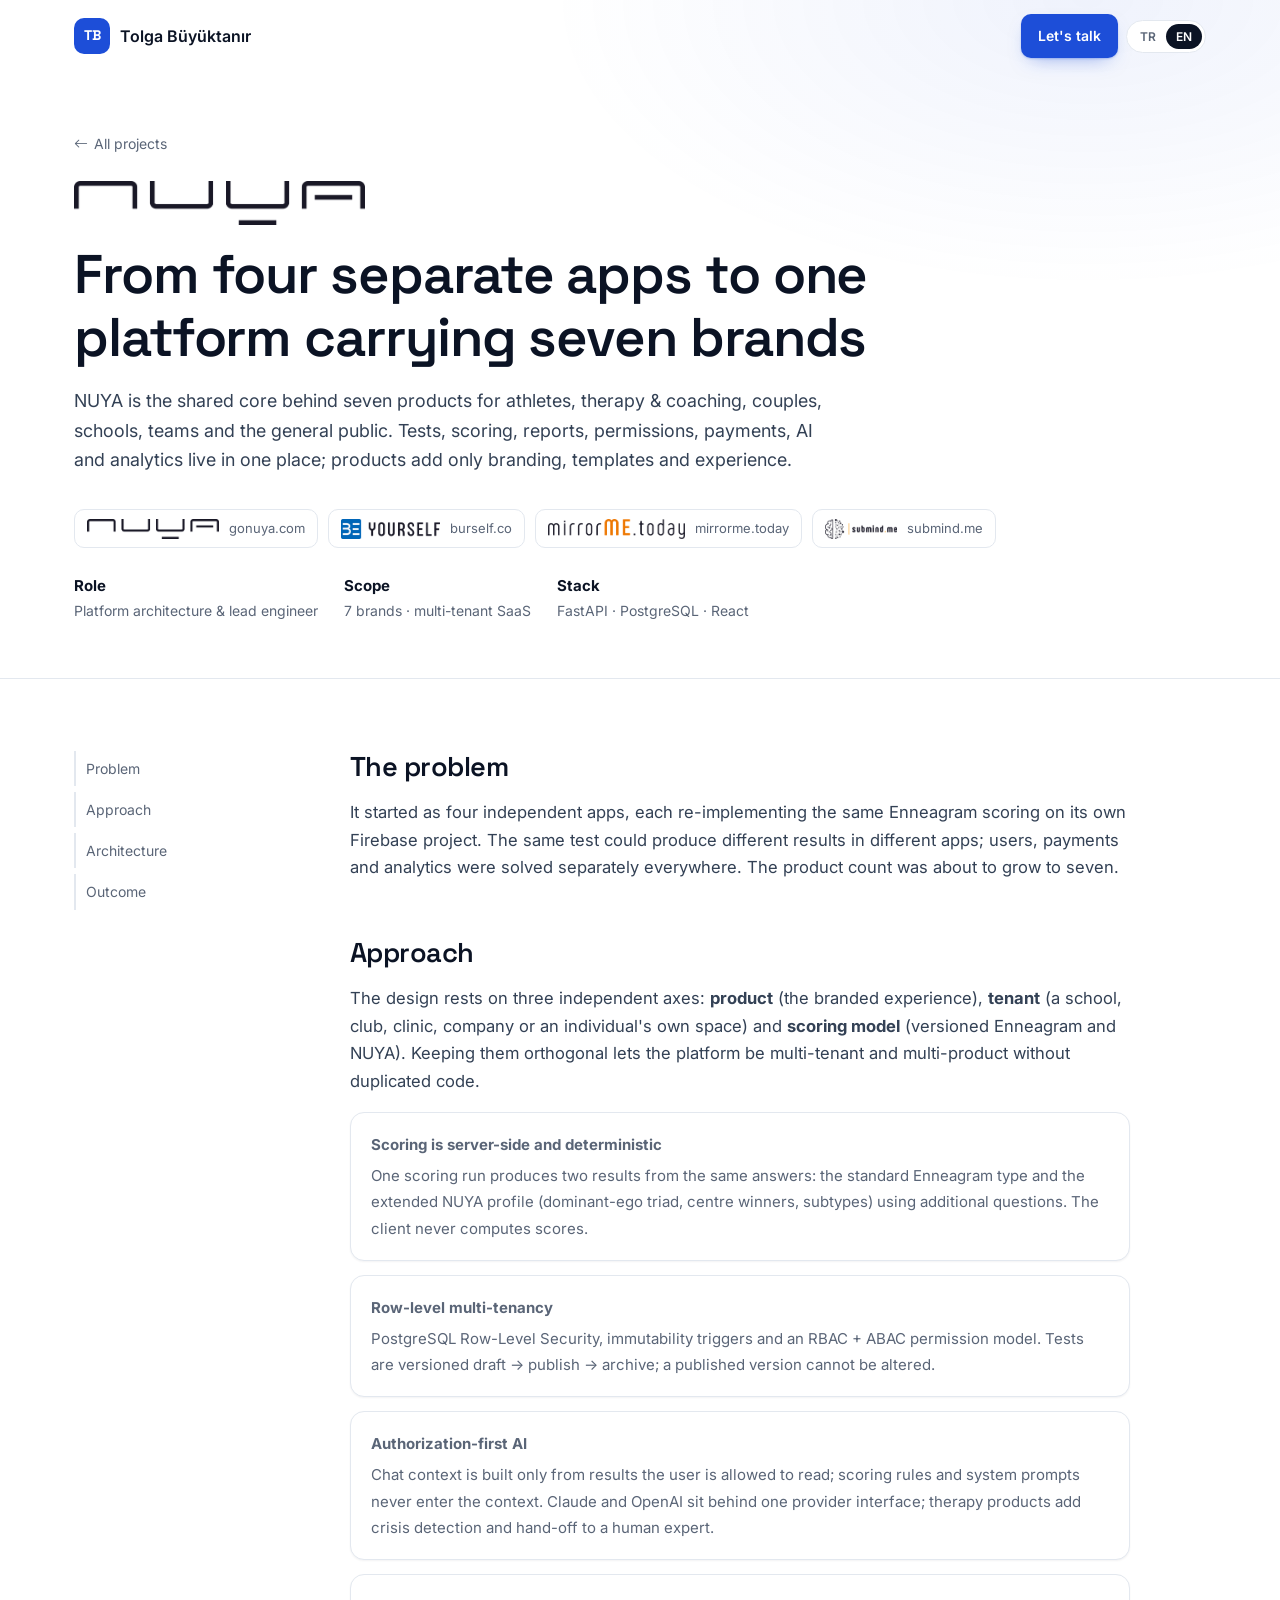
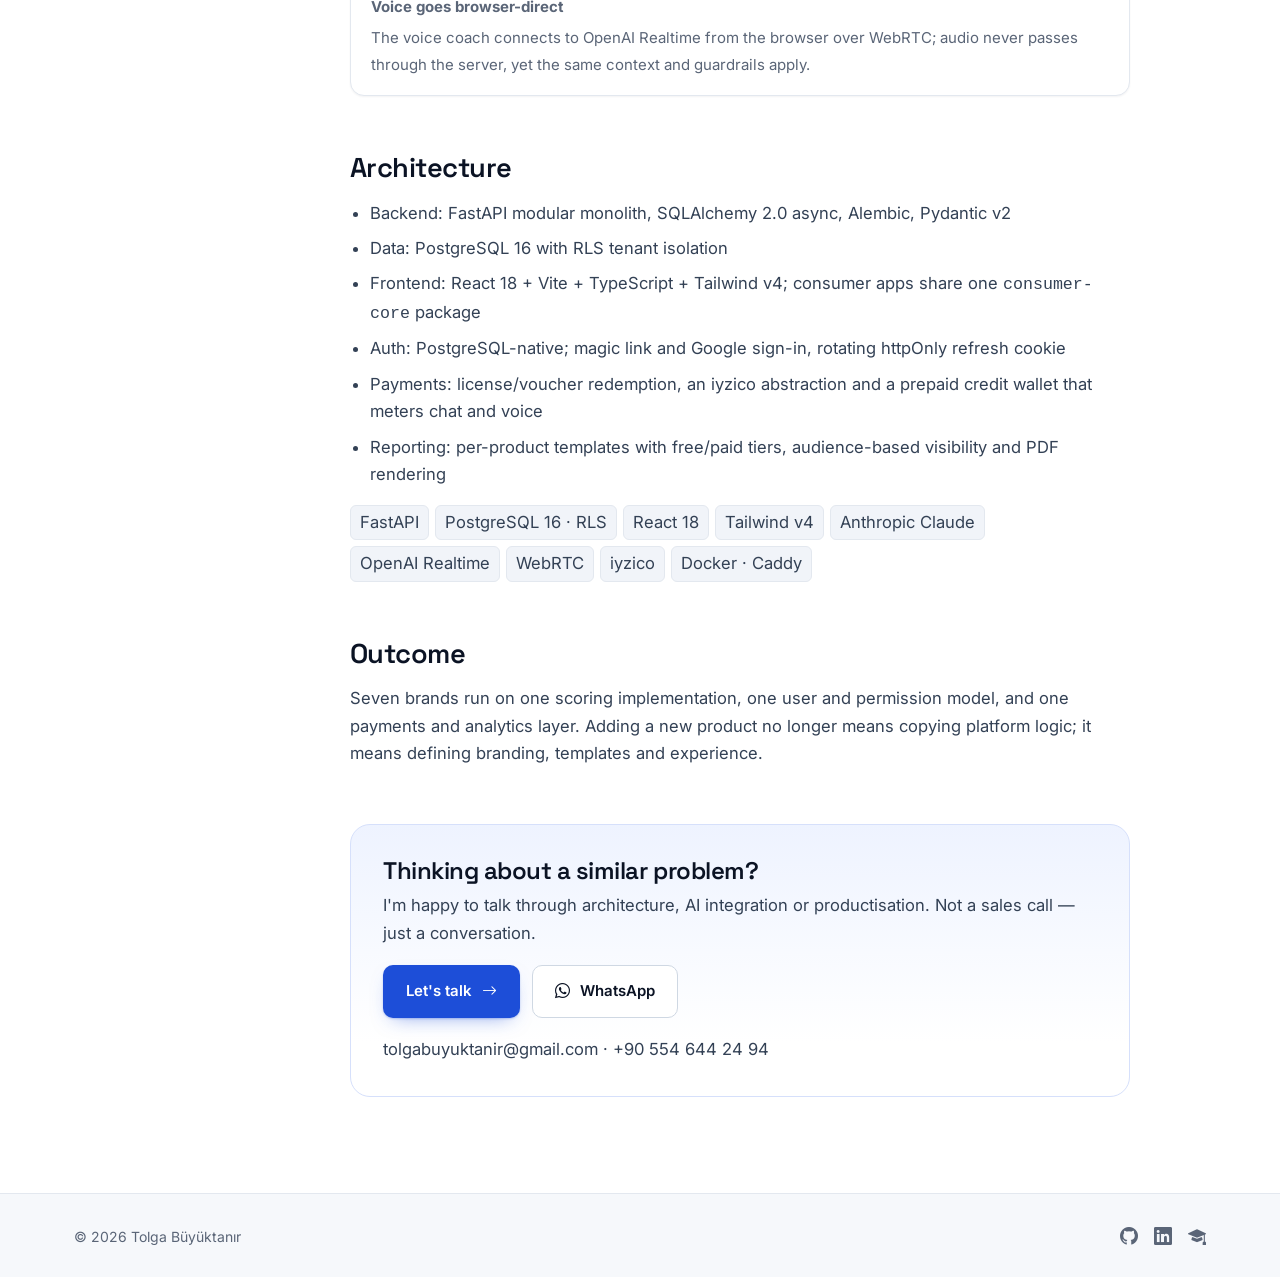
<file: case/nuya.html>
<!DOCTYPE html>
<html lang="tr">

<head>
    <meta charset="utf-8" />
    <meta name="viewport" content="width=device-width, initial-scale=1" />
    <title>NUYA · Tolga Büyüktanır</title>
    <meta name="description" content="NUYA: yedi markayı tek çekirdekten besleyen değerlendirme, raporlama ve AI platformu — vaka çalışması." />
    <meta property="og:title" content="NUYA · Tolga Büyüktanır" />
    <meta property="og:description" content="NUYA: yedi markayı tek çekirdekten besleyen değerlendirme, raporlama ve AI platformu — vaka çalışması." />
    <meta property="og:image" content="https://tolgabuyuktanir.github.io/static/assets/img/og-image.png" />
    <meta name="twitter:card" content="summary_large_image" />
    <meta name="author" content="Tolga Büyüktanır" />
    <meta name="robots" content="index, follow, max-image-preview:large, max-snippet:-1" />
    <meta property="og:type" content="article" />
    <meta property="og:url" content="https://tolgabuyuktanir.github.io/case/nuya.html" />
    <meta property="og:site_name" content="Tolga Büyüktanır" />
    <meta property="og:locale" content="tr_TR" />
    <meta property="og:locale:alternate" content="en_US" />
    <meta property="og:image:width" content="1200" />
    <meta property="og:image:height" content="630" />
    <meta name="twitter:site" content="@tolgabuyuktanir" />
    <meta name="twitter:creator" content="@tolgabuyuktanir" />
    <meta name="twitter:title" content="NUYA · Tolga Büyüktanır" />
    <meta name="twitter:description" content="NUYA: yedi markayı tek çekirdekten besleyen değerlendirme, raporlama ve AI platformu — vaka çalışması." />
    <meta name="twitter:image" content="https://tolgabuyuktanir.github.io/static/assets/img/og-image.png" />
    <meta name="geo.region" content="TR-34" />
    <meta name="geo.placename" content="İstanbul, Türkiye" />
    <link rel="canonical" href="https://tolgabuyuktanir.github.io/case/nuya.html" />
    <meta name="theme-color" content="#ffffff" />
    <link rel="icon" type="image/x-icon" href="../static/assets/favicon.ico" />
    <link rel="preconnect" href="https://fonts.googleapis.com" />
    <link rel="preconnect" href="https://fonts.gstatic.com" crossorigin />
    <link href="https://fonts.googleapis.com/css2?family=Inter:wght@300;400;500;600;700&family=Space+Grotesk:wght@500;600;700&display=swap" rel="stylesheet" />
    <link href="https://cdn.jsdelivr.net/npm/bootstrap-icons@1.11.3/font/bootstrap-icons.min.css" rel="stylesheet" />
    <link href="../static/css/site.css" rel="stylesheet" />
    <link href="../static/css/case.css" rel="stylesheet" />
    <script type="application/ld+json">
{
  "@context": "https://schema.org",
  "@graph": [
    {
      "@type": "Article",
      "@id": "https://tolgabuyuktanir.github.io/case/nuya.html#article",
      "headline": "NUYA — case study",
      "description": "NUYA: yedi markayı tek çekirdekten besleyen değerlendirme, raporlama ve AI platformu — vaka çalışması.",
      "url": "https://tolgabuyuktanir.github.io/case/nuya.html",
      "mainEntityOfPage": "https://tolgabuyuktanir.github.io/case/nuya.html",
      "image": "https://tolgabuyuktanir.github.io/static/assets/img/og-image.png",
      "inLanguage": [
        "tr-TR",
        "en"
      ],
      "author": {
        "@type": "Person",
        "@id": "https://tolgabuyuktanir.github.io/#person",
        "name": "Tolga Büyüktanır",
        "url": "https://tolgabuyuktanir.github.io/"
      },
      "publisher": {
        "@type": "Person",
        "@id": "https://tolgabuyuktanir.github.io/#person",
        "name": "Tolga Büyüktanır"
      },
      "about": {
        "@type": "SoftwareApplication",
        "name": "NUYA",
        "url": "https://gonuya.com/",
        "applicationCategory": "BusinessApplication"
      },
      "isPartOf": {
        "@type": "WebSite",
        "@id": "https://tolgabuyuktanir.github.io/#website",
        "url": "https://tolgabuyuktanir.github.io/"
      }
    },
    {
      "@type": "BreadcrumbList",
      "itemListElement": [
        {
          "@type": "ListItem",
          "position": 1,
          "name": "Tolga Büyüktanır",
          "item": "https://tolgabuyuktanir.github.io/"
        },
        {
          "@type": "ListItem",
          "position": 2,
          "name": "Projects",
          "item": "https://tolgabuyuktanir.github.io/#projects"
        },
        {
          "@type": "ListItem",
          "position": 3,
          "name": "NUYA",
          "item": "https://tolgabuyuktanir.github.io/case/nuya.html"
        }
      ]
    }
  ]
}
    </script>
</head>

<body>
    <header class="nav" id="nav">
        <div class="container nav-inner">
            <a href="../index.html" class="brand" aria-label="Tolga Büyüktanır">
                <span class="brand-mark">TB</span>
                <span class="brand-text">Tolga Büyüktanır</span>
            </a>
            <div class="nav-tools">
                <a href="../index.html#contact" class="btn btn-primary" style="padding:9px 16px;font-size:14px"><span data-l="tr">Tanışalım</span><span data-l="en">Let's talk</span></a>
                <button class="lang-toggle" id="langToggle" type="button" aria-label="Dil / Language">
                    <span class="lang-opt" data-opt="tr">TR</span><span class="lang-opt" data-opt="en">EN</span>
                </button>
            </div>
        </div>
    </header>

    <main>
        <section class="case-hero">
            <div class="container">
                <a class="case-back" href="../index.html#projects"><i class="bi bi-arrow-left"></i> <span data-l="tr">Tüm projeler</span><span data-l="en">All projects</span></a>
                <img class="case-logo" src="../static/assets/img/logos/nuya.png" alt="NUYA" />
                <h1><span data-l="tr">Dört ayrı uygulamadan, yedi markayı taşıyan tek bir platforma</span><span data-l="en">From four separate apps to one platform carrying seven brands</span></h1>
                <p class="lead"><span data-l="tr">NUYA; sporcular, terapi ve koçluk, çiftler, okullar, ekipler ve genel kullanıcılar için yedi ürünün ortak çekirdeği. Test, puanlama, rapor, yetki, ödeme, yapay zekâ ve analitik tek yerde; ürünler yalnızca marka, şablon ve deneyimi ekliyor.</span><span data-l="en">NUYA is the shared core behind seven products for athletes, therapy &amp; coaching, couples, schools, teams and the general public. Tests, scoring, reports, permissions, payments, AI and analytics live in one place; products add only branding, templates and experience.</span></p>
                <ul class="live-links" style="margin-top:22px">
                    <li><a href="https://gonuya.com/" target="_blank" rel="noopener"><img src="../static/assets/img/logos/nuya.png" alt="NUYA" />gonuya.com</a></li>
                    <li><a href="https://burself.co/" target="_blank" rel="noopener"><img src="../static/assets/img/logos/beyourself.png" alt="Be Yourself" />burself.co</a></li>
                    <li><a href="https://mirrorme.today/" target="_blank" rel="noopener"><img src="../static/assets/img/logos/mirrorme.png" alt="MirrorMe" />mirrorme.today</a></li>
                    <li><a href="https://submind.me/" target="_blank" rel="noopener"><img src="../static/assets/img/logos/submind.png" alt="Submind" />submind.me</a></li>
                </ul>
                <ul class="case-meta"><li><strong><span data-l="tr">Rol</span><span data-l="en">Role</span></strong><span data-l="tr">Platform mimarisi &amp; baş geliştirici</span><span data-l="en">Platform architecture &amp; lead engineer</span></li><li><strong><span data-l="tr">Kapsam</span><span data-l="en">Scope</span></strong><span data-l="tr">7 marka · çok kiracılı SaaS</span><span data-l="en">7 brands · multi-tenant SaaS</span></li><li><strong><span data-l="tr">Yığın</span><span data-l="en">Stack</span></strong><span data-l="tr">FastAPI · PostgreSQL · React</span><span data-l="en">FastAPI · PostgreSQL · React</span></li></ul>

            </div>
        </section>
        <section class="case-body">
            <div class="container case-grid">
                <nav class="case-toc" aria-label="İçindekiler"><a href="#problem"><span data-l="tr">Problem</span><span data-l="en">Problem</span></a><a href="#approach"><span data-l="tr">Yaklaşım</span><span data-l="en">Approach</span></a><a href="#architecture"><span data-l="tr">Mimari</span><span data-l="en">Architecture</span></a><a href="#outcome"><span data-l="tr">Sonuç</span><span data-l="en">Outcome</span></a></nav>
                <div class="case-content">
                    <section id="problem">
                        <h2><span data-l="tr">Problem</span><span data-l="en">The problem</span></h2>
                        <p><span data-l="tr">Başlangıçta dört bağımsız uygulama vardı ve her biri aynı Enneagram puanlamasını kendi Firebase projesinde yeniden yazıyordu. Aynı test farklı uygulamalarda farklı sonuç verebiliyordu; kullanıcı, ödeme ve analitik her yerde ayrı ayrı çözülmüştü. Ürün sayısı yediye çıkacaktı.</span><span data-l="en">It started as four independent apps, each re-implementing the same Enneagram scoring on its own Firebase project. The same test could produce different results in different apps; users, payments and analytics were solved separately everywhere. The product count was about to grow to seven.</span></p>

                    </section>
                    <section id="approach">
                        <h2><span data-l="tr">Yaklaşım</span><span data-l="en">Approach</span></h2>
                        <p><span data-l="tr">Tasarımın merkezinde birbirinden bağımsız üç eksen var: <strong>ürün</strong> (markalı deneyim), <strong>kiracı</strong> (okul, kulüp, klinik, şirket ya da bireyin kendi alanı) ve <strong>puanlama modeli</strong> (sürümlü Enneagram ve NUYA). Bu üç eksen ayrı tutulunca platform kod tekrarı olmadan hem çok kiracılı hem çok ürünlü olabiliyor.</span><span data-l="en">The design rests on three independent axes: <strong>product</strong> (the branded experience), <strong>tenant</strong> (a school, club, clinic, company or an individual's own space) and <strong>scoring model</strong> (versioned Enneagram and NUYA). Keeping them orthogonal lets the platform be multi-tenant and multi-product without duplicated code.</span></p>
                        <div class="decision"><strong><span data-l="tr">Puanlama sunucuda ve deterministik</span><span data-l="en">Scoring is server-side and deterministic</span></strong><span><span data-l="tr">Tek bir puanlama çalıştırması aynı cevaplardan iki sonuç üretiyor: standart Enneagram tipi ve ek sorularla genişletilmiş NUYA profili (baskın ego üçlüsü, merkez kazananları, alt tipler). İstemci asla puan hesaplamıyor.</span><span data-l="en">One scoring run produces two results from the same answers: the standard Enneagram type and the extended NUYA profile (dominant-ego triad, centre winners, subtypes) using additional questions. The client never computes scores.</span></span></div>
                        <div class="decision"><strong><span data-l="tr">Satır düzeyinde çok kiracılılık</span><span data-l="en">Row-level multi-tenancy</span></strong><span><span data-l="tr">PostgreSQL Row-Level Security, değişmezlik tetikleyicileri ve RBAC + ABAC yetki modeli. Testler taslak → yayın → arşiv akışıyla sürümleniyor; yayınlanmış sürüm değiştirilemiyor.</span><span data-l="en">PostgreSQL Row-Level Security, immutability triggers and an RBAC + ABAC permission model. Tests are versioned draft → publish → archive; a published version cannot be altered.</span></span></div>
                        <div class="decision"><strong><span data-l="tr">Yetki öncelikli yapay zekâ</span><span data-l="en">Authorization-first AI</span></strong><span><span data-l="tr">Sohbet bağlamı yalnızca kullanıcının görmeye yetkili olduğu sonuçlardan kuruluyor; puanlama kuralları ve sistem talimatları asla bağlama girmiyor. Claude ve OpenAI aynı sağlayıcı arayüzünün arkasında; terapi ürünlerinde kriz tespiti ve insan uzmana devir var.</span><span data-l="en">Chat context is built only from results the user is allowed to read; scoring rules and system prompts never enter the context. Claude and OpenAI sit behind one provider interface; therapy products add crisis detection and hand-off to a human expert.</span></span></div>
                        <div class="decision"><strong><span data-l="tr">Ses doğrudan tarayıcıdan</span><span data-l="en">Voice goes browser-direct</span></strong><span><span data-l="tr">Sesli koç OpenAI Realtime'a tarayıcıdan WebRTC ile bağlanıyor; ses sunucudan hiç geçmiyor ama aynı bağlam ve korumalar geçerli.</span><span data-l="en">The voice coach connects to OpenAI Realtime from the browser over WebRTC; audio never passes through the server, yet the same context and guardrails apply.</span></span></div>

                    </section>
                    <section id="architecture">
                        <h2><span data-l="tr">Mimari</span><span data-l="en">Architecture</span></h2>
                        <ul class="points"><li><span data-l="tr">Backend: FastAPI modüler monolit, SQLAlchemy 2.0 async, Alembic, Pydantic v2</span><span data-l="en">Backend: FastAPI modular monolith, SQLAlchemy 2.0 async, Alembic, Pydantic v2</span></li><li><span data-l="tr">Veri: PostgreSQL 16, RLS ile kiracı izolasyonu</span><span data-l="en">Data: PostgreSQL 16 with RLS tenant isolation</span></li><li><span data-l="tr">Ön yüz: React 18 + Vite + TypeScript + Tailwind v4; tüketici uygulamaları ortak bir <code>consumer-core</code> paketini paylaşıyor</span><span data-l="en">Frontend: React 18 + Vite + TypeScript + Tailwind v4; consumer apps share one <code>consumer-core</code> package</span></li><li><span data-l="tr">Kimlik: PostgreSQL tabanlı; sihirli bağlantı ve Google girişi, dönen httpOnly yenileme çerezi</span><span data-l="en">Auth: PostgreSQL-native; magic link and Google sign-in, rotating httpOnly refresh cookie</span></li><li><span data-l="tr">Ödeme: lisans/kupon kullanımı, iyzico soyutlaması ve sohbet/ses kullanımını ölçen ön ödemeli kredi cüzdanı</span><span data-l="en">Payments: license/voucher redemption, an iyzico abstraction and a prepaid credit wallet that meters chat and voice</span></li><li><span data-l="tr">Raporlama: ücretsiz/ücretli katmanlı, hedef kitleye göre görünürlüğü olan ürün bazlı şablonlar ve PDF üretimi</span><span data-l="en">Reporting: per-product templates with free/paid tiers, audience-based visibility and PDF rendering</span></li></ul>
                        <ul class="tags"><li>FastAPI</li><li>PostgreSQL 16 · RLS</li><li>React 18</li><li>Tailwind v4</li><li>Anthropic Claude</li><li>OpenAI Realtime</li><li>WebRTC</li><li>iyzico</li><li>Docker · Caddy</li></ul>

                    </section>
                    <section id="outcome">
                        <h2><span data-l="tr">Sonuç</span><span data-l="en">Outcome</span></h2>
                        <p><span data-l="tr">Yedi marka tek bir puanlama uygulaması, tek kullanıcı ve yetki modeli, tek ödeme ve analitik katmanı üzerinde çalışıyor. Yeni bir ürün eklemek artık platform mantığını kopyalamak değil; marka, şablon ve deneyimi tanımlamak anlamına geliyor.</span><span data-l="en">Seven brands run on one scoring implementation, one user and permission model, and one payments and analytics layer. Adding a new product no longer means copying platform logic; it means defining branding, templates and experience.</span></p>

                    </section>

                    <div class="case-cta">
                        <h2><span data-l="tr">Benzer bir problem üzerine mi düşünüyorsunuz?</span><span data-l="en">Thinking about a similar problem?</span></h2>
                        <p><span data-l="tr">Mimari, yapay zekâ entegrasyonu ya da ürünleştirme üzerine konuşmaktan memnuniyet duyarım. Satış görüşmesi değil, sadece bir sohbet.</span><span data-l="en">I'm happy to talk through architecture, AI integration or productisation. Not a sales call — just a conversation.</span></p>
                        <a href="../index.html#contact" class="btn btn-primary"><span data-l="tr">Tanışalım</span><span data-l="en">Let's talk</span> <i class="bi bi-arrow-right"></i></a>
                        <a href="https://wa.me/905546442494" target="_blank" rel="noopener" class="btn btn-ghost"><i class="bi bi-whatsapp"></i> WhatsApp</a>
                        <p class="case-contact"><a href="mailto:tolgabuyuktanir@gmail.com">tolgabuyuktanir@gmail.com</a> · <a href="tel:+905546442494">+90 554 644 24 94</a></p>
                    </div>
                </div>
            </div>
        </section>
    </main>

    <footer class="footer">
        <div class="container footer-inner">
            <span>&copy; <span id="year">2026</span> Tolga Büyüktanır</span>
            <div class="footer-links">
                <a href="https://github.com/tolgabuyuktanir" target="_blank" rel="noopener" aria-label="GitHub"><i class="bi bi-github"></i></a>
                <a href="https://www.linkedin.com/in/tolga-buyuktanir-ph-d-6b63733a/" target="_blank" rel="noopener" aria-label="LinkedIn"><i class="bi bi-linkedin"></i></a>
                <a href="https://scholar.google.com/citations?user=D2Md-J4AAAAJ" target="_blank" rel="noopener" aria-label="Google Scholar"><i class="bi bi-mortarboard-fill"></i></a>
            </div>
        </div>
    </footer>
    <script src="../static/js/case.js"></script>
    <script src="../static/js/zoom.js"></script>
</body>

</html>
</file>
<file: static/css/site.css>
:root {
    /* surfaces */
    --bg: #ffffff;
    --bg-2: #f6f8fb;
    --surface: #ffffff;
    --surface-2: #f1f4f9;
    --border: #e3e8ef;
    --border-strong: #cfd8e3;
    /* text */
    --text: #0b1324;
    --text-2: #334155;
    --muted: #5a6577;
    /* brand: one steady blue, one calm teal */
    --primary: #1d4ed8;
    --primary-hover: #1e40af;
    --primary-ink: #1e3a8a;
    --primary-soft: #eef3ff;
    --primary-line: #d6e0fb;
    --teal: #0e7490;
    --teal-soft: #ebf8fb;
    --success: #047857;
    --grad: linear-gradient(115deg, #1d4ed8 0%, #0e7490 100%);
    /* ink panels (product mock-ups) */
    --ink: #0b1324;
    --ink-2: #111b31;
    --ink-border: rgba(255, 255, 255, 0.09);
    --ink-text: #e2e8f0;
    --ink-muted: #94a3b8;

    --radius: 16px;
    --shadow-sm: 0 1px 2px rgba(15, 23, 42, 0.05);
    --shadow: 0 1px 2px rgba(15, 23, 42, 0.04), 0 14px 34px -14px rgba(15, 23, 42, 0.16);
    --shadow-lg: 0 2px 4px rgba(15, 23, 42, 0.04), 0 30px 70px -30px rgba(15, 23, 42, 0.28);
    --font-head: "Space Grotesk", "Inter", system-ui, sans-serif;
    --font-body: "Inter", system-ui, -apple-system, "Segoe UI", sans-serif;
}

* { box-sizing: border-box; }

html { scroll-behavior: smooth; scroll-padding-top: 80px; }

/* language switching */
html[lang="tr"] [data-l="en"],
html[lang="en"] [data-l="tr"] { display: none !important; }

body {
    margin: 0;
    background: var(--bg);
    color: var(--text);
    font-family: var(--font-body);
    font-size: 16px;
    line-height: 1.65;
    -webkit-font-smoothing: antialiased;
    overflow-x: hidden;
}

a { color: var(--primary); text-decoration: none; }
a:hover { color: var(--primary-hover); }
img { max-width: 100%; display: block; }
h1, h2, h3 { font-family: var(--font-head); font-weight: 600; line-height: 1.15; margin: 0; letter-spacing: -0.02em; color: var(--text); }
::selection { background: var(--primary-soft); color: var(--primary-ink); }
:focus-visible { outline: 2px solid var(--primary); outline-offset: 2px; border-radius: 6px; }

.container { width: 100%; max-width: 1180px; margin: 0 auto; padding: 0 24px; }

.grad {
    background: var(--grad);
    -webkit-background-clip: text;
    background-clip: text;
    color: transparent;
}

.muted { color: var(--muted); }

/* ---------- scroll progress ---------- */
.scroll-progress {
    position: fixed; top: 0; left: 0; height: 2px; width: 0;
    background: var(--primary); z-index: 200; transition: width .1s linear;
}

/* ---------- nav ---------- */
.nav {
    position: fixed; inset: 0 0 auto 0; z-index: 100;
    transition: background .3s, border-color .3s, box-shadow .3s;
    border-bottom: 1px solid transparent;
}
.nav.scrolled {
    background: rgba(255, 255, 255, 0.88);
    backdrop-filter: saturate(1.4) blur(12px);
    -webkit-backdrop-filter: saturate(1.4) blur(12px);
    border-bottom-color: var(--border);
}
.nav-inner { display: flex; align-items: center; justify-content: space-between; height: 72px; gap: 16px; }
.brand { display: flex; align-items: center; gap: 10px; color: var(--text); font-weight: 600; }
.brand:hover { color: var(--text); }
.brand-mark {
    display: grid; place-items: center; width: 36px; height: 36px; border-radius: 10px;
    background: var(--primary); color: #fff; font-family: var(--font-head); font-weight: 700; font-size: 14px;
}
.nav-links { display: flex; align-items: center; gap: 2px; }
.nav-links a {
    color: var(--muted); font-size: 14.5px; font-weight: 500; padding: 8px 12px; border-radius: 8px;
    transition: color .2s, background .2s;
}
.nav-links a:hover, .nav-links a.active { color: var(--text); background: var(--surface-2); }
.nav-links .nav-cta { color: #fff; background: var(--primary); margin-left: 8px; }
.nav-links .nav-cta:hover { color: #fff; background: var(--primary-hover); }
.nav-tools { display: flex; align-items: center; gap: 8px; }
.lang-toggle {
    display: flex; padding: 3px; border-radius: 999px; border: 1px solid var(--border);
    background: var(--surface); cursor: pointer; font: 600 12px var(--font-body);
}
.lang-opt { padding: 5px 10px; border-radius: 999px; color: var(--muted); transition: all .2s; }
html[lang="tr"] .lang-opt[data-opt="tr"],
html[lang="en"] .lang-opt[data-opt="en"] { background: var(--text); color: #fff; }
.menu-btn {
    display: none; background: var(--surface); border: 1px solid var(--border); color: var(--text);
    width: 40px; height: 40px; border-radius: 10px; font-size: 22px; cursor: pointer;
}

/* ---------- buttons ---------- */
.btn {
    display: inline-flex; align-items: center; gap: 10px; padding: 13px 22px; border-radius: 10px;
    font-weight: 600; font-size: 15px; border: 1px solid transparent; cursor: pointer;
    transition: background .2s, border-color .2s, box-shadow .2s, color .2s; font-family: var(--font-body);
}
.btn-primary { background: var(--primary); color: #fff; box-shadow: 0 1px 2px rgba(29, 78, 216, .25), 0 8px 20px -10px rgba(29, 78, 216, .55); }
.btn-primary:hover { color: #fff; background: var(--primary-hover); }
.btn-ghost { border-color: var(--border-strong); color: var(--text); background: var(--surface); }
.btn-ghost:hover { color: var(--text); border-color: var(--text-2); }
.btn i { transition: transform .2s; }
.btn:hover i { transform: translateX(2px); }

/* ---------- hero ---------- */
.hero {
    position: relative; min-height: 100vh; padding: 130px 0 56px; overflow: hidden; display: flex; flex-direction: column; justify-content: center;
    background:
        radial-gradient(900px 520px at 85% 10%, rgba(29, 78, 216, .07), transparent 60%),
        radial-gradient(700px 480px at 0% 100%, rgba(14, 116, 144, .06), transparent 60%),
        var(--bg);
}
.hero::before {
    content: ""; position: absolute; inset: 0; pointer-events: none;
    background-image: linear-gradient(var(--border) 1px, transparent 1px), linear-gradient(90deg, var(--border) 1px, transparent 1px);
    background-size: 56px 56px; opacity: .45;
    mask-image: radial-gradient(ellipse 80% 70% at 50% 35%, #000 30%, transparent 75%);
    -webkit-mask-image: radial-gradient(ellipse 80% 70% at 50% 35%, #000 30%, transparent 75%);
}
#heroCanvas { position: absolute; inset: 0; width: 100%; height: 100%; opacity: .7; }
.hero-glow { display: none; }
.hero-inner { position: relative; z-index: 2; display: grid; grid-template-columns: 1.35fr 0.65fr; gap: 56px; align-items: center; }
.eyebrow {
    display: inline-flex; align-items: center; gap: 10px; padding: 6px 14px; border-radius: 999px;
    border: 1px solid var(--border); background: var(--surface); font-size: 13.5px; color: var(--text-2); margin-bottom: 26px;
    box-shadow: var(--shadow-sm);
}
.pulse { width: 8px; height: 8px; border-radius: 50%; background: var(--success); box-shadow: 0 0 0 3px rgba(4, 120, 87, .15); }
.hero h1 { font-size: clamp(2.3rem, 5.2vw, 4.1rem); font-weight: 600; margin-bottom: 24px; }
.typed-line { display: block; min-height: 1.15em; }
#typed, #typedEn { display: inline-block; min-width: 1ch; border-right: 3px solid var(--primary); padding-right: 4px; animation: caret 1s steps(1) infinite; }
@keyframes caret { 50% { border-color: transparent; } }
.lead { font-size: 1.12rem; color: var(--text-2); max-width: 640px; margin: 0 0 34px; }
.lead strong { color: var(--text); }
.hero-actions { display: flex; flex-wrap: wrap; gap: 12px; margin-bottom: 34px; }
.hero-social { list-style: none; padding: 0; margin: 0; display: flex; gap: 8px; }
.hero-social a {
    display: grid; place-items: center; width: 40px; height: 40px; border-radius: 10px; font-size: 17px;
    color: var(--muted); border: 1px solid var(--border); background: var(--surface); transition: all .2s;
}
.hero-social a:hover { color: var(--primary); border-color: var(--primary-line); background: var(--primary-soft); }

.hero-card {
    position: relative; padding: 28px; border-radius: 20px; text-align: center;
    background: var(--surface); border: 1px solid var(--border); box-shadow: var(--shadow-lg);
}
.portrait { position: relative; width: 148px; height: 148px; margin: 0 auto 18px; }
.portrait img { width: 100%; height: 100%; object-fit: cover; object-position: top; border-radius: 50%; position: relative; z-index: 1; border: 4px solid #fff; }
.ring { position: absolute; inset: -4px; border-radius: 50%; background: var(--grad); }
.hero-card-body { display: flex; flex-direction: column; gap: 2px; margin-bottom: 18px; }
.hero-card-body strong { font-family: var(--font-head); font-size: 1.22rem; font-weight: 600; }
.hero-card-body span { font-size: 14px; color: var(--text-2); }
.hero-card-body .muted { color: var(--muted); }
.chip-row { display: flex; flex-wrap: wrap; justify-content: center; gap: 6px; }
.chip { font-size: 12px; padding: 4px 10px; border-radius: 999px; background: var(--surface-2); border: 1px solid var(--border); color: var(--text-2); }

.stats { position: relative; z-index: 2; display: grid; grid-template-columns: repeat(4, 1fr); gap: 16px; margin-top: 64px; }
.stat { padding: 22px 24px; border-radius: var(--radius); border: 1px solid var(--border); background: var(--surface); box-shadow: var(--shadow-sm); }
.stat .num { display: block; font-family: var(--font-head); font-size: 2.3rem; font-weight: 600; color: var(--primary-ink); }
.stat .label { color: var(--muted); font-size: 14px; }

/* ---------- trusted strip ---------- */
.trusted { position: relative; z-index: 2; margin-top: 44px; display: flex; flex-direction: column; align-items: center; gap: 16px; }
.trusted-label { font-size: 12px; letter-spacing: .14em; text-transform: uppercase; color: var(--muted); font-weight: 600; }
.trusted-list { list-style: none; padding: 0; margin: 0; display: flex; flex-wrap: wrap; justify-content: center; gap: 10px 34px; }
.trusted-list li { font-family: var(--font-head); font-weight: 600; font-size: 1.1rem; color: #8a94a6; letter-spacing: -0.01em; transition: color .2s; }
.trusted-list li:hover { color: var(--text); }

/* ---------- marquee ---------- */
.marquee { overflow: hidden; border-block: 1px solid var(--border); background: var(--bg-2); padding: 16px 0; mask-image: linear-gradient(90deg, transparent, #000 10%, #000 90%, transparent); -webkit-mask-image: linear-gradient(90deg, transparent, #000 10%, #000 90%, transparent); }
.marquee-track { display: flex; gap: 40px; width: max-content; animation: marquee 70s linear infinite; }
.marquee-track span { font-family: var(--font-head); font-size: 1rem; color: var(--text-2); white-space: nowrap; font-weight: 500; }
.marquee-track span::before { content: ""; display: inline-block; width: 5px; height: 5px; border-radius: 50%; background: var(--teal); margin-right: 40px; vertical-align: middle; }
@keyframes marquee { to { transform: translateX(-50%); } }

/* ---------- sections ---------- */
.section { padding: 104px 0; position: relative; }
.section-alt { background: var(--bg-2); border-block: 1px solid var(--border); }
.section-head { max-width: 720px; margin-bottom: 48px; }
.kicker {
    display: inline-block; font-size: 12.5px; font-weight: 600; text-transform: uppercase; letter-spacing: .14em;
    color: var(--primary); margin-bottom: 14px;
}
.section-head h2, .about h2, .contact h2 { font-size: clamp(2rem, 3.6vw, 2.8rem); margin-bottom: 16px; }
.section-head p { color: var(--text-2); font-size: 1.08rem; margin: 0; }

/* ---------- cards: shared ---------- */
.service, .step, .project, .tool-group, .edu, .awards, .grants {
    background: var(--surface); border: 1px solid var(--border); border-radius: var(--radius); box-shadow: var(--shadow-sm);
}

/* ---------- services ---------- */
.services { display: grid; grid-template-columns: repeat(3, 1fr); gap: 18px; }
.service { position: relative; padding: 28px 24px; transition: border-color .25s, box-shadow .25s; }
.service:hover { border-color: var(--primary-line); box-shadow: var(--shadow); }
.service-icon {
    display: grid; place-items: center; width: 46px; height: 46px; border-radius: 12px; font-size: 21px; margin-bottom: 20px;
    background: var(--primary-soft); color: var(--primary); border: 1px solid var(--primary-line);
}
.service h3 { font-size: 1.12rem; margin-bottom: 10px; }
.service p { color: var(--muted); font-size: 14.5px; margin: 0 0 16px; }
.service-highlight { border-color: var(--primary-line); background: linear-gradient(180deg, var(--primary-soft), var(--surface) 70%); }

.tags { list-style: none; padding: 0; margin: 0; display: flex; flex-wrap: wrap; gap: 6px; }
.tags li { font-size: 12px; padding: 3px 9px; border-radius: 6px; background: var(--surface-2); color: var(--text-2); border: 1px solid var(--border); }

/* ---------- process ---------- */
.process { list-style: none; padding: 0; margin: 0 0 36px; display: grid; grid-template-columns: repeat(4, 1fr); gap: 18px; }
.step { position: relative; padding: 28px 24px; }
.step:not(:last-child)::after { content: ""; position: absolute; top: 48px; right: -18px; width: 18px; height: 1px; background: var(--border-strong); }
.step-num { font-family: var(--font-head); font-size: 2.3rem; font-weight: 600; color: var(--primary); }
.step h3 { font-size: 1.15rem; margin: 8px 0; }
.step p { color: var(--muted); font-size: 14.5px; margin: 0; }
.formats { display: grid; grid-template-columns: repeat(4, 1fr); gap: 12px; }
.format { display: flex; align-items: center; gap: 12px; padding: 15px 18px; border-radius: 12px; border: 1px dashed var(--border-strong); color: var(--text-2); font-size: 14.5px; background: var(--surface); }
.format i { color: var(--teal); font-size: 19px; }

/* ---------- filters ---------- */
.filters { display: flex; flex-wrap: wrap; gap: 8px; margin-bottom: 28px; }
.filter {
    padding: 8px 15px; border-radius: 999px; border: 1px solid var(--border); background: var(--surface);
    color: var(--text-2); font: 500 14px var(--font-body); cursor: pointer; transition: all .2s;
}
.filter:hover { border-color: var(--border-strong); color: var(--text); }
.filter.active { background: var(--text); color: #fff; border-color: var(--text); }

/* ---------- projects ---------- */
.projects { display: grid; grid-template-columns: repeat(3, 1fr); gap: 18px; }
.project { display: flex; flex-direction: column; padding: 26px; transition: border-color .25s, box-shadow .25s; }
.project:hover { border-color: var(--primary-line); box-shadow: var(--shadow); }
.project.hide { display: none; }
.project-top { display: flex; justify-content: space-between; align-items: center; margin-bottom: 16px; }
.project-top > i { font-size: 22px; color: var(--primary); }
.badge { display: inline-flex; align-items: center; gap: 5px; line-height: 1.4; font-size: 11.5px; font-weight: 600; padding: 3px 10px; border-radius: 999px; background: var(--surface-2); color: var(--text-2); border: 1px solid var(--border); }
.badge-oss { color: #065f46; border-color: #bfe8d6; background: #effaf5; }
.badge-conf { color: #8a4b08; border-color: #f3dcae; background: #fff8eb; }
.badge-phd { color: var(--primary-ink); border-color: var(--primary-line); background: var(--primary-soft); }
.badge-social { color: #9b1c4b; border-color: #f6cfdd; background: #fdf2f6; }
.badge-product { color: #fff; background: var(--primary); border: 0; padding: 5px 12px; font-size: 12px; }
.project h3 { font-size: 1.18rem; margin-bottom: 10px; }
.project p { color: var(--muted); font-size: 14.5px; margin: 0 0 16px; flex: 1; }
.project p strong { color: var(--text); font-weight: 600; }
.project-links { display: flex; gap: 16px; margin-top: 16px; padding-top: 14px; border-top: 1px solid var(--border); font-size: 14px; font-weight: 500; }
.project-links a { color: var(--text); display: inline-flex; gap: 6px; align-items: center; }
.project-links a:hover { color: var(--primary); }

.project-feature { grid-column: span 2; padding: 32px; border-color: var(--primary-line); background: linear-gradient(180deg, var(--primary-soft), var(--surface) 55%); }
.project-feature h3 { font-size: 1.5rem; }
.project-feature p { font-size: 15.5px; color: var(--text-2); }
.project-feature .project-top > i { font-size: 28px; }
.impact { list-style: none; padding: 0; margin: 0 0 16px; display: flex; flex-wrap: wrap; gap: 8px 18px; }
.impact li { font-size: 13.5px; color: var(--text); display: flex; gap: 6px; align-items: center; font-weight: 500; }
.impact i { color: var(--success); }
.projects.collapsed .project.extra { display: none; }
.more-wrap { display: flex; justify-content: center; margin-top: 30px; }
.more-wrap.hidden { display: none; }
.more-count { color: var(--muted); font-weight: 500; }

/* ---------- spotlights (CodeBody, NUYA) ---------- */
.spotlight { background: var(--bg-2); border-block: 1px solid var(--border); }
.spotlight-alt { background: var(--bg); border-block: 0; }
.spot {
    display: grid; grid-template-columns: 1.1fr .9fr; gap: 52px; align-items: center; padding: 48px;
    border-radius: 24px; border: 1px solid var(--border); background: var(--surface); box-shadow: var(--shadow-lg);
}
.spot-reverse { grid-template-columns: .9fr 1.1fr; }
.spot h2 { font-size: clamp(2.3rem, 4.6vw, 3.3rem); margin: 18px 0 14px; }
.spot-sub { display: block; font-size: clamp(1.08rem, 1.9vw, 1.35rem); font-weight: 500; color: var(--primary-ink); margin-top: 8px; letter-spacing: -0.01em; }
.spot-lead { color: var(--text-2); font-size: 1.05rem; margin: 0 0 24px; }
.spot-features { list-style: none; padding: 0; margin: 0 0 24px; display: grid; grid-template-columns: 1fr 1fr; gap: 16px 22px; }
.spot-features li { display: flex; gap: 12px; align-items: flex-start; }
.spot-features i { flex: none; width: 34px; height: 34px; display: grid; place-items: center; border-radius: 9px; background: var(--primary-soft); color: var(--primary); font-size: 16px; border: 1px solid var(--primary-line); }
.spot-features strong { display: block; font-size: 14.5px; margin-bottom: 2px; }
.spot-features span { color: var(--muted); font-size: 13.5px; line-height: 1.5; }
.spot-actions { display: flex; flex-wrap: wrap; gap: 12px; margin-top: 26px; }

/* product mock-up (dark, like a screenshot) */
.mock { border-radius: 16px; overflow: hidden; border: 1px solid var(--ink-border); background: var(--ink); box-shadow: var(--shadow-lg); }
.mock-bar { display: flex; align-items: center; gap: 6px; padding: 10px 14px; border-bottom: 1px solid var(--ink-border); background: var(--ink-2); }
.mock-bar .dot { width: 10px; height: 10px; border-radius: 50%; background: #f87171; }
.mock-bar .dot:nth-child(2) { background: #fbbf24; }
.mock-bar .dot:nth-child(3) { background: #34d399; }
.mock-bar em { font-style: normal; font-size: 12px; color: var(--ink-muted); margin-left: 8px; }
.mock-body { display: grid; grid-template-columns: 1fr 1fr; gap: 14px; padding: 18px; }
.pose { width: 100%; height: auto; background: radial-gradient(circle at 50% 40%, rgba(59, 130, 246, .14), transparent 70%); border-radius: 12px; }
.mock-side { display: flex; flex-direction: column; gap: 12px; justify-content: center; }
.metric { padding: 10px 12px; border-radius: 10px; background: rgba(255, 255, 255, .04); border: 1px solid var(--ink-border); font-size: 12px; display: grid; grid-template-columns: 1fr auto; gap: 6px; }
.metric span { color: var(--ink-muted); }
.metric b { font-family: var(--font-head); color: #fcd34d; }
.metric i { grid-column: 1 / -1; height: 4px; border-radius: 4px; background: rgba(255, 255, 255, .08); position: relative; overflow: hidden; }
.metric i::after { content: ""; position: absolute; inset: 0 auto 0 0; width: var(--w); background: linear-gradient(90deg, #3b82f6, #06b6d4); border-radius: 4px; }
.note { font-size: 12px; color: #cfe0ff; padding: 10px 12px; border-radius: 10px; background: rgba(59, 130, 246, .1); border: 1px solid rgba(59, 130, 246, .25); line-height: 1.5; }
.note i { color: #60a5fa; }

/* NUYA architecture diagram */
.arch { display: flex; flex-direction: column; gap: 10px; padding: 22px; border-radius: 16px; background: var(--bg-2); border: 1px solid var(--border); }
.arch-title { display: block; font-size: 11.5px; letter-spacing: .12em; text-transform: uppercase; color: var(--muted); margin-bottom: 10px; font-weight: 600; }
.arch-layer { padding: 14px; border-radius: 12px; background: var(--surface); border: 1px solid var(--border); }
.arch-items { display: flex; flex-wrap: wrap; gap: 6px; }
.arch-items span { font-size: 12px; padding: 4px 10px; border-radius: 999px; background: var(--surface-2); color: var(--text-2); border: 1px solid var(--border); }
.arch-arrow { text-align: center; font-size: 12px; color: var(--muted); }
.arch-arrow i { color: var(--teal); }
.arch-core { padding: 16px; border-radius: 14px; background: var(--primary-soft); border: 1px solid var(--primary-line); }
.arch-core .arch-title { color: var(--primary-ink); }
.arch-grid { display: grid; grid-template-columns: 1fr 1fr; gap: 8px; }
.arch-grid span { font-size: 12.5px; padding: 8px 10px; border-radius: 9px; background: var(--surface); border: 1px solid var(--primary-line); color: var(--text); display: flex; gap: 7px; align-items: center; }
.arch-grid i { color: var(--primary); }

/* ---------- toolbox ---------- */
.toolbox { display: grid; grid-template-columns: repeat(4, 1fr); gap: 18px; }
.tool-group { padding: 24px; }
.tool-group h3 { font-size: 1.02rem; margin-bottom: 14px; display: flex; gap: 8px; align-items: center; }
.tool-group h3 i { color: var(--teal); }

/* ---------- demo ---------- */
.demo-frame {
    position: relative; border-radius: 18px; overflow: hidden; border: 1px solid var(--border); box-shadow: var(--shadow);
    height: 720px; background: radial-gradient(circle at 30% 20%, var(--primary-soft), transparent 55%), radial-gradient(circle at 70% 80%, var(--teal-soft), transparent 55%), var(--bg-2);
    display: grid; place-items: center;
}
.demo-frame iframe { position: absolute; inset: 0; width: 100%; height: 100%; border: 0; background: #fff; }
.demo-load {
    display: flex; flex-direction: column; align-items: center; gap: 12px; background: none; border: 0; color: var(--text);
    font: 600 1.1rem var(--font-head); cursor: pointer;
}
.demo-load i { font-size: 68px; color: var(--primary); transition: transform .3s; }
.demo-load:hover i { transform: scale(1.06); }

/* ---------- about ---------- */
.about { display: grid; grid-template-columns: 1.1fr .9fr; gap: 56px; align-items: start; }
.about-copy p { color: var(--text-2); font-size: 1.05rem; }
.about-side { display: flex; flex-direction: column; gap: 18px; }
.edu, .awards { padding: 24px; }
.edu { display: flex; flex-direction: column; gap: 16px; }
.edu-item { display: flex; gap: 14px; align-items: flex-start; }
.edu-item i { font-size: 20px; color: var(--primary); margin-top: 2px; }
.edu-item strong { display: block; font-size: 15px; }
.edu-item span { color: var(--muted); font-size: 13.5px; }
.awards h3 { font-size: 1.02rem; margin-bottom: 12px; display: flex; gap: 8px; align-items: center; }
.awards h3 i { color: #b45309; }
.awards ul { margin: 0; padding-left: 18px; color: var(--muted); font-size: 14.5px; }
.awards li { margin-bottom: 6px; }
.awards li strong { color: var(--text); }
.langs { display: flex; gap: 10px; flex-wrap: wrap; }
.langs > span { font-size: 13.5px; padding: 7px 14px; border-radius: 999px; border: 1px solid var(--border); color: var(--text-2); background: var(--surface); }

/* ---------- timeline ---------- */
.timeline { position: relative; padding-left: 34px; margin-bottom: 56px; }
.timeline::before { content: ""; position: absolute; left: 8px; top: 6px; bottom: 6px; width: 2px; background: linear-gradient(var(--primary), var(--teal) 60%, transparent); opacity: .5; }
.tl-item { position: relative; padding-bottom: 34px; }
.tl-item::before {
    content: ""; position: absolute; left: -32px; top: 6px; width: 14px; height: 14px; border-radius: 50%;
    background: var(--surface); border: 3px solid var(--primary);
}
.tl-item:first-child::before { background: var(--primary); box-shadow: 0 0 0 5px var(--primary-soft); }
.tl-date { font-size: 13px; font-weight: 600; color: var(--primary); letter-spacing: .04em; }
.tl-item h3 { font-size: 1.15rem; margin: 6px 0 8px; }
.tl-item p { color: var(--muted); margin: 0; max-width: 780px; }

.grants { padding: 30px; border-radius: 20px; }
.grants h3 { font-size: 1.25rem; margin-bottom: 18px; display: flex; gap: 10px; align-items: center; }
.grants h3 i { color: var(--success); }
.grant-list { list-style: none; padding: 0; margin: 0; }
.grant-list li { display: grid; grid-template-columns: 80px 1fr auto; gap: 16px; align-items: center; padding: 14px 0; border-top: 1px solid var(--border); font-size: 14.5px; color: var(--muted); }
.grant-list li strong { color: var(--text); }
.g-year { font-family: var(--font-head); color: var(--text); font-weight: 600; }
.g-tag { font-size: 11.5px; font-weight: 600; padding: 3px 9px; border-radius: 6px; color: #065f46; background: #effaf5; border: 1px solid #bfe8d6; white-space: nowrap; }

/* ---------- publications ---------- */
.pubs { list-style: none; padding: 0; margin: 0; }
.pub { display: grid; grid-template-columns: 70px 1fr; gap: 18px; padding: 18px 0; border-top: 1px solid var(--border); }
.pub.hide { display: none; }
.pub-year { font-family: var(--font-head); font-weight: 600; color: var(--teal); padding-top: 1px; }
.pub-title { display: block; color: var(--text); font-weight: 500; font-size: 1.02rem; margin-bottom: 4px; }
a.pub-title:hover { color: var(--primary); }
a.pub-title::after { content: " ↗"; color: var(--primary); font-size: .85em; }
.pub-meta { display: block; color: var(--muted); font-size: 14px; }
.pub-meta em { color: var(--text-2); }
.pub[data-type~="phd"] .pub-year::after { content: "PhD"; display: block; font-size: 10.5px; color: var(--primary-ink); letter-spacing: .08em; margin-top: 2px; }

/* ---------- contact ---------- */
.contact-section { padding-bottom: 120px; }
.contact {
    display: grid; grid-template-columns: 1fr 1fr; gap: 48px; padding: 52px; border-radius: 24px;
    background: linear-gradient(180deg, var(--primary-soft), var(--surface) 70%); border: 1px solid var(--primary-line); box-shadow: var(--shadow);
}
.contact-copy p { color: var(--text-2); font-size: 1.05rem; }
.contact-points { list-style: none; padding: 0; margin: 22px 0 0; display: flex; flex-direction: column; gap: 10px; color: var(--text-2); font-size: 15px; }
.contact-points li { display: flex; gap: 10px; align-items: flex-start; }
.contact-points i { color: var(--success); margin-top: 3px; }
.contact-list { list-style: none; padding: 0; margin: 26px 0 0; display: flex; flex-direction: column; gap: 12px; }
.contact-list li { display: flex; gap: 12px; align-items: center; color: var(--text-2); }
.contact-list i { width: 36px; height: 36px; display: grid; place-items: center; border-radius: 10px; background: var(--surface); border: 1px solid var(--border); color: var(--primary); }
.contact-list a { color: var(--text); }
.contact-form { display: flex; flex-direction: column; gap: 14px; padding: 28px; border-radius: 18px; background: var(--surface); border: 1px solid var(--border); box-shadow: var(--shadow-sm); }
.contact-form label { display: flex; flex-direction: column; gap: 6px; font-size: 13.5px; color: var(--text-2); font-weight: 500; }
.contact-form input, .contact-form select, .contact-form textarea {
    font: 15px var(--font-body); color: var(--text); background: var(--surface); border: 1px solid var(--border-strong);
    border-radius: 10px; padding: 11px 13px; outline: none; transition: border-color .2s, box-shadow .2s; resize: vertical;
}
.contact-form input:focus, .contact-form select:focus, .contact-form textarea:focus { border-color: var(--primary); box-shadow: 0 0 0 3px var(--primary-soft); }
.contact-form .btn { justify-content: center; margin-top: 4px; }
.form-note { font-size: 12.5px; color: var(--muted); margin: 0; text-align: center; }

/* ---------- footer ---------- */
.footer { border-top: 1px solid var(--border); padding: 28px 0; color: var(--muted); font-size: 14px; background: var(--bg-2); }
.footer-inner { display: flex; justify-content: space-between; align-items: center; gap: 16px; flex-wrap: wrap; }
.footer-links { display: flex; gap: 16px; font-size: 18px; }
.footer-links a { color: var(--muted); }
.footer-links a:hover { color: var(--primary); }

/* ---------- reveal ---------- */
.js .reveal { opacity: 0; transform: translateY(16px); transition: opacity .6s ease, transform .6s ease; }
.js .reveal.in { opacity: 1; transform: none; }

/* ---------- responsive ---------- */
@media (max-width: 1080px) {
    .services, .projects { grid-template-columns: repeat(2, 1fr); }
    .process, .formats, .toolbox { grid-template-columns: repeat(2, 1fr); }
    .step::after { display: none; }
    .spot, .spot-reverse { grid-template-columns: 1fr; padding: 36px; }
    .spot-reverse .spot-visual { order: 2; }
}

@media (max-width: 920px) {
    .menu-btn { display: grid; place-items: center; }
    .nav-links {
        position: fixed; top: 72px; left: 0; right: 0; flex-direction: column; align-items: stretch; gap: 2px;
        padding: 14px 16px 20px; background: rgba(255, 255, 255, .98); border-bottom: 1px solid var(--border); box-shadow: var(--shadow);
        transform: translateY(-120%); transition: transform .3s, visibility .3s; z-index: -1; visibility: hidden;
    }
    .nav-links.open { transform: none; visibility: visible; }
    .nav-links a { padding: 12px 14px; font-size: 16px; }
    .nav-links .nav-cta { margin: 8px 0 0; text-align: center; }
    .hero-inner { grid-template-columns: 1fr; gap: 40px; }
    .hero-card { max-width: 380px; }
    .stats { grid-template-columns: repeat(2, 1fr); margin-top: 48px; }
    .about, .contact { grid-template-columns: 1fr; }
    .contact { padding: 32px 24px; }
}

@media (max-width: 640px) {
    .container { padding: 0 16px; }
    .section { padding: 76px 0; }
    .services, .projects, .process, .formats, .toolbox { grid-template-columns: 1fr; }
    .brand-text { display: none; }
    .stat .num { font-size: 1.9rem; }
    .grant-list li { grid-template-columns: 1fr; gap: 6px; }
    .g-tag { justify-self: start; }
    .pub { grid-template-columns: 1fr; gap: 4px; }
    .pub[data-type~="phd"] .pub-year::after { display: inline; margin-left: 8px; }
    .demo-frame { height: 640px; }
    .spot { padding: 24px 18px; }
    .spot-features { grid-template-columns: 1fr; }
    .mock-body { grid-template-columns: 1fr; }
    .pose { max-height: 260px; }
    .project-feature { grid-column: auto; padding: 26px; }
    .contact-form { padding: 20px; }
}

@media (prefers-reduced-motion: reduce) {
    *, *::before, *::after { animation: none !important; transition: none !important; scroll-behavior: auto !important; }
    .js .reveal { opacity: 1; transform: none; }
}

/* ---------- product logos ---------- */
.arch-logos { display: flex; flex-wrap: wrap; align-items: center; gap: 10px 18px; }
.arch-logos img { height: 22px; width: auto; }
.spot-wordmark { height: 40px; width: auto; display: block; margin-bottom: 4px; }
.spot-title { display: inline-flex; align-items: center; gap: 14px; }
.spot-icon { width: 48px; height: 48px; border-radius: 12px; }
.app-icons { display: inline-flex; gap: 8px; }
.app-icons img { width: 40px; height: 40px; border-radius: 10px; border: 1px solid var(--border); object-fit: cover; }
@media (max-width: 640px) {
    .arch-logos img { height: 18px; }
    .spot-wordmark { height: 32px; }
    .spot-icon { width: 40px; height: 40px; }
}
.contact > * { min-width: 0; }
.contact-form select { width: 100%; min-width: 0; text-overflow: ellipsis; }

/* ---------- references ---------- */
.trusted-logos { list-style: none; padding: 0; margin: 0; display: flex; flex-wrap: wrap; justify-content: center; align-items: center; gap: 14px 30px; }
.trusted-logos a, .trusted-logos .ref { display: inline-flex; align-items: center; gap: 8px; color: var(--text-2); font-family: var(--font-head); font-weight: 600; font-size: 1rem; opacity: .82; transition: opacity .2s; }
.trusted-logos a:hover { opacity: 1; color: var(--text); }
.trusted-logos img { height: 26px; width: auto; }
.trusted-logos img.sq { height: 30px; width: 30px; border-radius: 8px; object-fit: cover; }
.wordmark { font-family: var(--font-head); font-weight: 700; font-size: 1.15rem; letter-spacing: -0.01em; color: var(--text); }
.wordmark-tbros { letter-spacing: .04em; }
.wordmark-froyz { font-style: italic; }

.live-links { display: flex; flex-wrap: wrap; gap: 10px; margin: 0 0 22px; padding: 0; list-style: none; }
.live-links a { display: inline-flex; align-items: center; gap: 10px; padding: 8px 12px; border-radius: 10px; border: 1px solid var(--border); background: var(--surface); font-size: 13px; color: var(--muted); transition: border-color .2s, box-shadow .2s; }
.live-links a:hover { border-color: var(--primary-line); box-shadow: var(--shadow-sm); color: var(--primary); }
.live-links img { height: 20px; width: auto; }
.live-label { display: block; font-size: 12px; letter-spacing: .12em; text-transform: uppercase; color: var(--muted); font-weight: 600; margin: 0 0 10px; }
@media (max-width: 640px) { .trusted-logos { gap: 12px 22px; } .trusted-logos img { height: 22px; } }

/* ---------- publications collapse ---------- */
.pubs.collapsed .pub.extra { display: none; }

/* ---------- FAQ ---------- */
.faq { display: grid; grid-template-columns: 1fr 1fr; gap: 14px; }
.faq details { background: var(--surface); border: 1px solid var(--border); border-radius: 14px; padding: 0 22px; box-shadow: var(--shadow-sm); transition: border-color .2s; }
.faq details[open] { border-color: var(--primary-line); }
.faq summary { list-style: none; cursor: pointer; padding: 18px 0; font-weight: 600; color: var(--text); display: flex; justify-content: space-between; gap: 16px; align-items: center; }
.faq summary::-webkit-details-marker { display: none; }
.faq summary i { color: var(--primary); transition: transform .2s; flex: none; }
.faq details[open] summary i { transform: rotate(45deg); }
.faq details p { margin: 0 0 18px; color: var(--muted); font-size: 15px; }
@media (max-width: 920px) { .faq { grid-template-columns: 1fr; } }

/* ---------- real product screenshots ---------- */
.shot-frame { margin: 0; border-radius: 14px; overflow: hidden; border: 1px solid var(--ink-border); background: var(--ink); box-shadow: var(--shadow-lg); }
.shot-frame img { width: 100%; height: auto; display: block; }
.shot-offset { width: 82%; margin: -40px 0 0 auto; position: relative; }
@media (max-width: 640px) { .shot-offset { width: 100%; margin: 14px 0 0; } }

/* ---------- stacked spotlight with full-width screenshots ---------- */
.spot-stack { grid-template-columns: 1fr; gap: 36px; }
.spot-stack .spot-copy { display: grid; grid-template-columns: 1fr 1fr; gap: 0 48px; align-items: start; }
.spot-stack .spot-copy > .badge, .spot-stack .spot-copy > h2, .spot-stack .spot-copy > .spot-lead { grid-column: 1; }
.spot-stack .spot-copy > .spot-features { grid-column: 2; grid-row: 1 / span 4; margin-top: 4px; }
.spot-stack .spot-copy > .tags, .spot-stack .spot-copy > .spot-actions { grid-column: 1; }
.shot-row { display: grid; grid-template-columns: repeat(3, 1fr); gap: 16px; margin-top: 16px; }
.shot-thumb { margin: 0; }
.shot-thumb .zoomable { display: block; width: 100%; aspect-ratio: 16 / 10; border-radius: 12px; overflow: hidden; border: 1px solid var(--border); background: var(--ink); box-shadow: var(--shadow-sm); }
.shot-thumb img { width: 100%; height: 100%; object-fit: cover; object-position: top center; }
.shot-thumb:first-child .zoomable { background: #fff; }
.shot-thumb:first-child img { object-fit: contain; }
.shot-thumb figcaption { font-size: 13px; color: var(--muted); margin-top: 8px; text-align: center; }
.zoomable { padding: 0; border: 0; background: none; cursor: zoom-in; display: block; width: 100%; }
.zoomable img { transition: transform .3s; }
.zoomable:hover img { transform: scale(1.015); }
.zoom-hint { font-size: 12.5px; color: var(--muted); text-align: center; margin: 14px 0 0; }

/* lightbox */
.lightbox { position: fixed; inset: 0; z-index: 500; background: rgba(11, 19, 36, .88); display: grid; place-items: center; padding: 24px; cursor: zoom-out; opacity: 0; transition: opacity .2s; }
.lightbox.open { opacity: 1; }
.lightbox img { max-width: min(1600px, 100%); max-height: calc(100vh - 80px); width: auto; height: auto; border-radius: 12px; box-shadow: 0 30px 80px rgba(0, 0, 0, .5); background: #fff; }
.lightbox-close { position: absolute; top: 16px; right: 16px; width: 44px; height: 44px; border-radius: 50%; border: 0; background: rgba(255, 255, 255, .15); color: #fff; font-size: 20px; cursor: pointer; }
.lightbox-close:hover { background: rgba(255, 255, 255, .25); }

@media (max-width: 1080px) {
    .spot-stack .spot-copy { display: block; }
}
@media (max-width: 640px) {
    .shot-row { grid-template-columns: 1fr 1fr; }
    .shot-row .shot-thumb:last-child { grid-column: 1 / -1; }
}
@media (min-width: 1081px) {
    .spot-stack .spot-copy { grid-template-rows: repeat(5, auto) 1fr; }
    .spot-stack .spot-copy > .badge { justify-self: start; grid-row: 1; }
    .spot-stack .spot-copy > h2 { grid-row: 2; }
    .spot-stack .spot-copy > .spot-lead { grid-row: 3; }
    .spot-stack .spot-copy > .tags { grid-row: 4; }
    .spot-stack .spot-copy > .spot-actions { grid-row: 5; }
    .spot-stack .spot-copy > .spot-features { grid-row: 1 / -1; }
}

/* ---------- footer contact ---------- */
.footer-contact { display: flex; flex-wrap: wrap; gap: 6px 10px; align-items: center; }
.footer-contact a { color: var(--text-2); }
.footer-contact a:hover { color: var(--primary); }

/* ---------- contact drafts ---------- */
.drafts { display: flex; flex-direction: column; gap: 8px; }
.drafts-label { font-size: 13px; color: var(--text-2); font-weight: 500; }
.draft-chips { display: flex; flex-wrap: wrap; gap: 8px; }
.draft-chip {
    display: inline-flex; align-items: center; gap: 7px; padding: 7px 12px; border-radius: 999px;
    border: 1px solid var(--border-strong); background: var(--surface); color: var(--text-2);
    font: 500 13px var(--font-body); cursor: pointer; transition: all .2s;
}
.draft-chip i { color: var(--primary); }
.draft-chip:hover { border-color: var(--primary-line); background: var(--primary-soft); color: var(--primary-ink); }
.draft-chip.active { border-color: var(--primary); background: var(--primary-soft); color: var(--primary-ink); }
.send-row { display: grid; grid-template-columns: 1fr 1fr; gap: 10px; margin-top: 4px; }
.send-row .btn { justify-content: center; }
@media (max-width: 640px) { .send-row { grid-template-columns: 1fr; } }
.badge-award { color: #7c4a03; border-color: #f1d9a6; background: #fff7e6; }

/* ---------- video thumbnails ---------- */
.video-thumb { position: relative; display: block; width: 100%; aspect-ratio: 16 / 9; margin: 0 0 16px; padding: 0; border: 1px solid var(--border); border-radius: 12px; overflow: hidden; cursor: pointer; background: var(--ink); }
.video-thumb img { width: 100%; height: 100%; object-fit: cover; transition: transform .3s, opacity .3s; opacity: .9; }
.video-thumb:hover img { transform: scale(1.02); opacity: 1; }
.video-thumb .play { position: absolute; top: 50%; left: 50%; transform: translate(-50%, -50%); width: 64px; height: 64px; border-radius: 50%; background: rgba(255, 255, 255, .92); color: var(--primary); display: grid; place-items: center; font-size: 32px; box-shadow: 0 10px 30px rgba(0, 0, 0, .3); transition: transform .2s; }
.video-thumb:hover .play { transform: translate(-50%, -50%) scale(1.06); }
.video-thumb .video-label { position: absolute; left: 12px; bottom: 10px; font-size: 13px; font-weight: 600; color: #fff; text-shadow: 0 1px 4px rgba(0, 0, 0, .6); }
.lightbox .video-frame { width: min(1100px, 100%); aspect-ratio: 16 / 9; border: 0; border-radius: 12px; background: #000; box-shadow: 0 30px 80px rgba(0, 0, 0, .5); }
</file>
<file: static/css/case.css>
/* case study pages (extends site.css) */
.case-hero { padding: 132px 0 56px; background: radial-gradient(900px 480px at 85% 0%, rgba(29, 78, 216, .07), transparent 60%), var(--bg); border-bottom: 1px solid var(--border); }
.case-back { display: inline-flex; align-items: center; gap: 6px; font-size: 14px; color: var(--muted); margin-bottom: 26px; }
.case-back:hover { color: var(--primary); }
.case-logo { height: 44px; width: auto; margin-bottom: 18px; }
.case-hero h1 { font-size: clamp(2.1rem, 4.6vw, 3.4rem); max-width: 860px; margin-bottom: 18px; }
.case-hero .lead { max-width: 760px; }
.case-meta { display: flex; flex-wrap: wrap; gap: 10px 26px; margin: 26px 0 0; padding: 0; list-style: none; font-size: 14px; color: var(--muted); }
.case-meta strong { display: block; color: var(--text); font-size: 15px; }
.case-body { padding: 72px 0 96px; }
.case-grid { display: grid; grid-template-columns: 220px 1fr; gap: 56px; align-items: start; }
.case-toc { position: sticky; top: 100px; display: flex; flex-direction: column; gap: 6px; font-size: 14px; }
.case-toc a { color: var(--muted); padding: 6px 10px; border-left: 2px solid var(--border); }
.case-toc a:hover { color: var(--primary); border-color: var(--primary); }
.case-content { max-width: 780px; }
.case-content section { margin-bottom: 56px; }
.case-content h2 { font-size: 1.7rem; margin-bottom: 14px; }
.case-content h3 { font-size: 1.12rem; margin: 22px 0 8px; }
.case-content p, .case-content li { color: var(--text-2); font-size: 1.04rem; }
.case-content ul.points { padding-left: 20px; }
.case-content ul.points li { margin-bottom: 8px; }
.decision { padding: 18px 20px; border-radius: 14px; border: 1px solid var(--border); background: var(--surface); box-shadow: var(--shadow-sm); margin: 14px 0; }
.decision strong { display: block; color: var(--text); margin-bottom: 4px; }
.decision span { color: var(--muted); font-size: 15px; }
.shots { display: grid; grid-template-columns: repeat(2, 1fr); gap: 18px; margin: 20px 0; }
.shots img { width: 100%; height: auto; border-radius: 18px; border: 1px solid var(--border); box-shadow: var(--shadow); }
.shots figcaption { font-size: 13px; color: var(--muted); margin-top: 8px; text-align: center; }
.case-cta { margin-top: 24px; padding: 32px; border-radius: 20px; background: linear-gradient(180deg, var(--primary-soft), var(--surface) 80%); border: 1px solid var(--primary-line); }
.case-cta h2 { font-size: 1.5rem; margin-bottom: 8px; }
.case-cta p { margin: 0 0 18px; }
.flow { display: flex; flex-direction: column; gap: 8px; margin: 18px 0; }
.flow .step-row { display: grid; grid-template-columns: 36px 1fr; gap: 12px; align-items: start; }
.flow .n { width: 32px; height: 32px; border-radius: 50%; display: grid; place-items: center; background: var(--primary-soft); color: var(--primary); font-weight: 600; font-size: 14px; border: 1px solid var(--primary-line); }
.flow p { margin: 4px 0 0; }
@media (max-width: 920px) { .case-grid { grid-template-columns: 1fr; } .case-toc { display: none; } }
@media (max-width: 640px) { .shots { grid-template-columns: 1fr 1fr; gap: 10px; } .case-hero { padding-top: 112px; } }
.case-hero .app-icons { display: flex; margin-bottom: 18px; }
.case-back { display: flex; width: max-content; }
.shots figure { margin: 0; }
.shots .wide { grid-column: 1 / -1; }
.shots img { background: #fff; }
.shots img { cursor: zoom-in; }
.case-cta .btn { margin: 0 8px 8px 0; }
.case-contact { margin: 10px 0 0 !important; font-size: 14px; color: var(--muted); }
.case-contact a { color: var(--text-2); }
</file>
